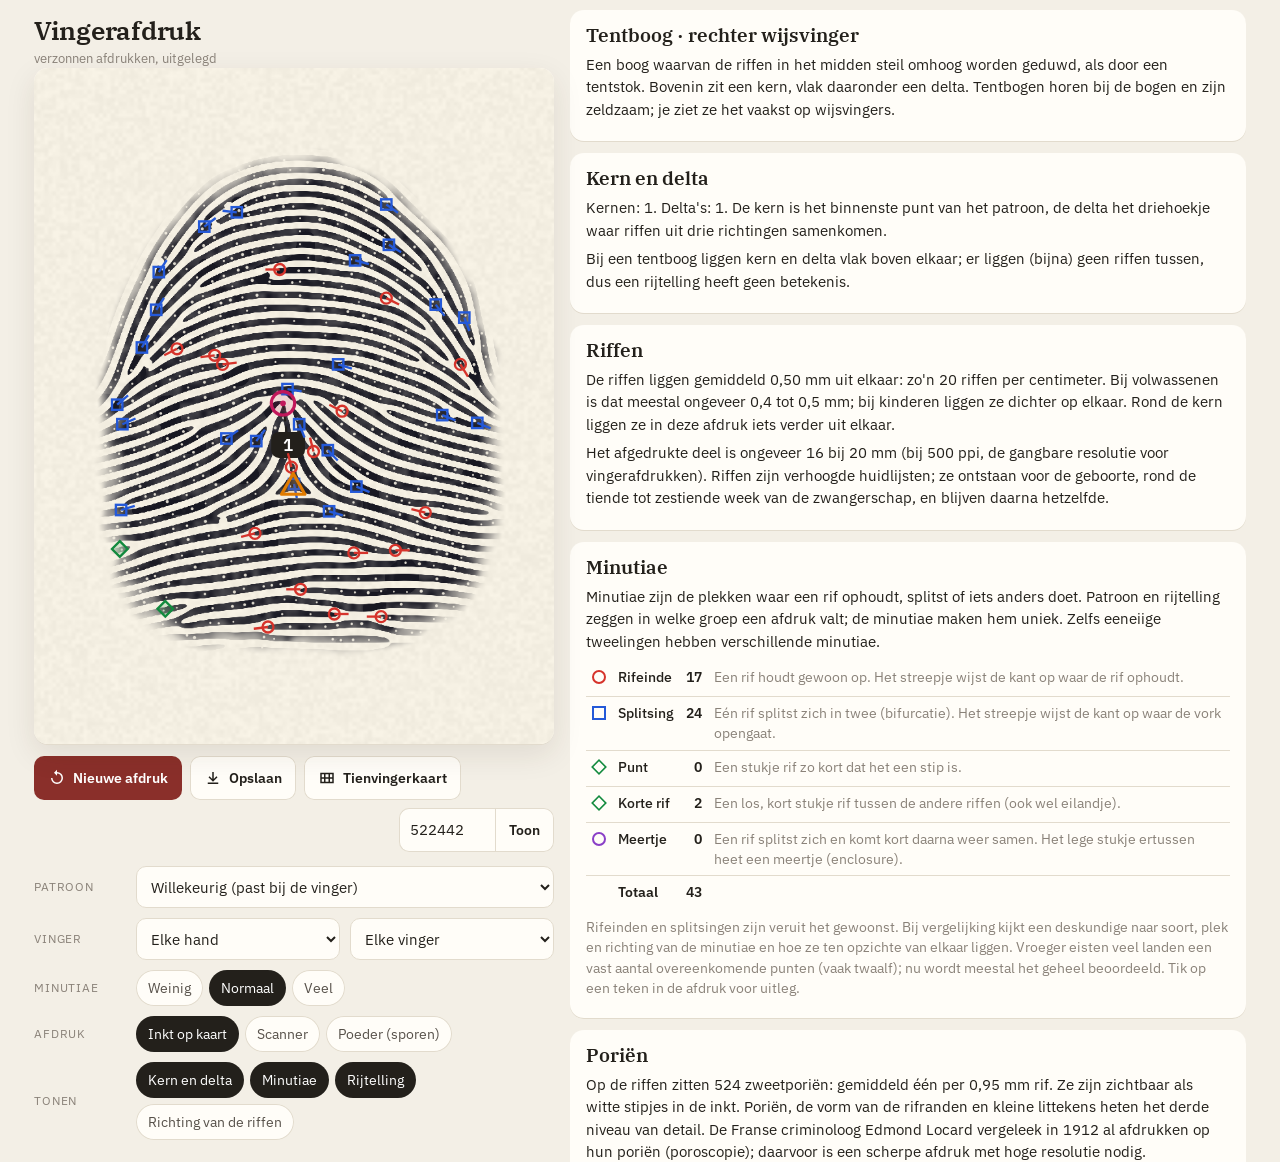
<file: index.html>
<!doctype html>
<html lang="nl">
<head>
<meta charset="utf-8">
<meta name="viewport" content="width=device-width, initial-scale=1, viewport-fit=cover">
<meta name="theme-color" content="#f3efe6">
<title>Vingerafdruk</title>
<link rel="preconnect" href="https://fonts.googleapis.com">
<link rel="stylesheet" href="https://fonts.googleapis.com/css2?family=IBM+Plex+Sans:wght@400;500;600&family=IBM+Plex+Serif:wght@500;600&display=swap">
<style>
:root {
  --bg: #f3efe6; --card: #fffdf8; --ink: #23201b; --ink-2: #57514a; --ink-3: #8a8279; --line: #e2dbcd; --accent: #8a2f2a; --accent-2: #b6463e;
  --font: "IBM Plex Sans", system-ui, sans-serif; --serif: "IBM Plex Serif", Georgia, serif;
}
* { box-sizing: border-box; -webkit-tap-highlight-color: transparent; }
html, body { margin: 0; background: var(--bg); color: var(--ink); font: 15px/1.5 var(--font); }
button, input, select { font: inherit; color: inherit; }
button { cursor: pointer; }
[hidden] { display: none !important; }
#app { max-width: 1240px; margin: 0 auto; padding: calc(10px + env(safe-area-inset-top, 0)) 14px calc(24px + env(safe-area-inset-bottom, 0)); display: grid; gap: 16px; }
@media (min-width: 900px) and (orientation: landscape) {
  #app { grid-template-columns: minmax(380px, 520px) 1fr; align-items: start; }
  #left { position: sticky; top: 12px; }
}
header { display: flex; align-items: baseline; justify-content: space-between; gap: 10px; }
h1 { font: 600 26px/1.1 var(--serif); margin: 4px 0; letter-spacing: -.01em; }
header .sub { color: var(--ink-3); font-size: 13px; }
#print { position: relative; aspect-ratio: 400 / 520; background: var(--card); border-radius: 14px; overflow: hidden; box-shadow: 0 1px 0 var(--line), 0 10px 30px rgb(60 40 20 / .10); }
#img canvas, #grow { position: absolute; inset: 0; width: 100%; height: 100%; display: block; }
#grow { z-index: 2; }
#print.growing #ov { opacity: 0; }
#ov { position: absolute; inset: 0; width: 100%; height: 100%; z-index: 3; transition: opacity .3s; }
.ov-veld line { stroke: #1f8a70; stroke-width: 1.3; stroke-linecap: round; opacity: .8; }
.m .hit { fill: transparent; stroke: none; cursor: pointer; }
.einde line, .einde circle { stroke: #d6332b; fill: none; stroke-width: 1.8; }
.splitsing line, .splitsing rect { stroke: #2459d8; fill: none; stroke-width: 1.8; }
.eiland path { stroke: #128a3e; fill: rgb(18 138 62 / .15); stroke-width: 1.8; }
.meer ellipse { stroke: #8a3fc7; fill: none; stroke-width: 1.8; }
.kern circle { stroke: #c2185b; fill: rgb(194 24 91 / .12); stroke-width: 2.4; }
.kern .dot { fill: #c2185b; stroke: none; }
.delta path { stroke: #e07b00; fill: rgb(224 123 0 / .15); stroke-width: 2.4; stroke-linejoin: round; }
.ov-tel line { stroke: #23201b; stroke-width: 1.6; stroke-dasharray: 5 4; }
.ov-tel rect { fill: #23201b; }
.ov-tel text { fill: #fff; font: 600 13px var(--font); text-anchor: middle; }
#status { position: absolute; left: 12px; bottom: 10px; z-index: 4; font-size: 13px; color: var(--ink-2); background: rgb(255 253 248 / .85); padding: 2px 8px; border-radius: 6px; }
#status:empty { display: none; }
#tip { position: absolute; left: 10px; right: 10px; bottom: 10px; z-index: 5; background: var(--card); border-radius: 12px; padding: 10px 12px; box-shadow: 0 8px 30px rgb(0 0 0 / .18); font-size: 14px; }
#tip b { font-family: var(--serif); font-size: 16px; }
#tip p { margin: 4px 0 0; }
.actions { display: flex; gap: 8px; flex-wrap: wrap; margin-top: 12px; }
.btn { border: 0; border-radius: 10px; padding: 10px 14px; min-height: 44px; background: var(--card); box-shadow: inset 0 0 0 1px var(--line); font-weight: 600; font-size: 14px; display: inline-flex; align-items: center; gap: 7px; }
.btn svg { width: 18px; height: 18px; fill: currentColor; }
.btn.main { background: var(--accent); color: #fff; box-shadow: none; }
.btn:disabled { opacity: .5; }
.seedbox { display: inline-flex; align-items: center; gap: 0; margin-left: auto; }
.seedbox input { width: 96px; padding: 9px 10px; border: 1px solid var(--line); border-right: 0; border-radius: 10px 0 0 10px; background: var(--card); font-variant-numeric: tabular-nums; min-height: 44px; }
.seedbox button { border-radius: 0 10px 10px 0; }
.controls { display: grid; gap: 10px; margin-top: 14px; }
.row { display: flex; align-items: center; gap: 10px; flex-wrap: wrap; }
.row > label { font-size: 12px; text-transform: uppercase; letter-spacing: .07em; color: var(--ink-3); width: 92px; flex: none; }
select { flex: 1; min-width: 0; padding: 9px 10px; border: 1px solid var(--line); border-radius: 10px; background: var(--card); min-height: 42px; }
.chips { display: flex; gap: 6px; flex-wrap: wrap; flex: 1; }
.chips button { border: 0; background: var(--card); box-shadow: inset 0 0 0 1px var(--line); border-radius: 999px; padding: 7px 12px; min-height: 36px; font-size: 13.5px; color: var(--ink-2); }
.chips button.on { background: var(--ink); color: #fff; box-shadow: none; }
.card { background: var(--card); border-radius: 14px; padding: 14px 16px; box-shadow: 0 1px 0 var(--line); margin-bottom: 12px; }
.card h2 { font: 600 19px/1.25 var(--serif); margin: 0 0 6px; }
.card p { margin: 6px 0; }
.mut { color: var(--ink-3); font-size: 13.5px; }
table.mt { width: 100%; border-collapse: collapse; margin: 8px 0; font-size: 14px; }
.mt td { padding: 6px 6px; border-bottom: 1px solid var(--line); vertical-align: top; }
.mt td:nth-child(3) { font-weight: 600; text-align: right; font-variant-numeric: tabular-nums; }
.mt td:nth-child(2) { white-space: nowrap; font-weight: 500; }
.mt .tot td { border-bottom: 0; font-weight: 600; }
@media (max-width: 520px) { .mt td:nth-child(4) { display: none; } }
.sym { display: inline-block; width: 14px; height: 14px; margin-top: 3px; }
.sym.einde { border: 2px solid #d6332b; border-radius: 50%; }
.sym.splitsing { border: 2px solid #2459d8; }
.sym.punt, .sym.korte-rif { border: 2px solid #128a3e; transform: rotate(45deg) scale(.8); }
.sym.meertje { border: 2px solid #8a3fc7; border-radius: 50%; }
dialog { border: 0; border-radius: 16px; padding: 16px; width: min(1100px, calc(100vw - 20px)); max-height: 92vh; background: var(--card); color: var(--ink); }
dialog::backdrop { background: rgb(30 20 10 / .5); }
dialog h3 { font: 600 20px var(--serif); margin: 0 0 10px; }
#toast { position: fixed; left: 50%; bottom: calc(20px + env(safe-area-inset-bottom, 0)); transform: translateX(-50%); background: var(--ink); color: #fff; padding: 10px 16px; border-radius: 10px; font-weight: 600; z-index: 50; }
</style>
</head>
<body>
<div id="app">
  <div id="left">
    <header><div><h1>Vingerafdruk</h1><div class="sub">verzonnen afdrukken, uitgelegd</div></div></header>
    <div id="print"><div id="img"></div><canvas id="grow" hidden></canvas><svg id="ov" xmlns="http://www.w3.org/2000/svg"></svg><div id="status"></div><div id="tip" hidden></div></div>
    <div class="actions">
      <button class="btn main" id="newBtn"><svg viewBox="0 0 24 24"><path d="M12 4V1L8 5l4 4V6a6 6 0 1 1-6 6H4a8 8 0 1 0 8-8z"/></svg>Nieuwe afdruk</button>
      <button class="btn" id="saveBtn"><svg viewBox="0 0 24 24"><path d="M11 4h2v9.2l3.6-3.6 1.4 1.4-6 6-6-6 1.4-1.4 3.6 3.6zM5 18h14v2H5z"/></svg>Opslaan</button>
      <button class="btn" id="cardBtn"><svg viewBox="0 0 24 24"><path d="M3 5h18v14H3zm2 2v4h3V7zm5 0v4h4V7zm6 0v4h3V7zM5 13v4h3v-4zm5 0v4h4v-4zm6 0v4h3v-4z"/></svg>Tienvingerkaart</button>
      <span class="seedbox"><input id="seed" inputmode="numeric" aria-label="Nummer"><button class="btn" id="seedGo">Toon</button></span>
    </div>
    <div class="controls">
      <div class="row"><label>Patroon</label><select id="patSel"></select></div>
      <div class="row"><label>Vinger</label><select id="handSel"></select><select id="fingerSel"></select></div>
      <div class="row"><label>Minutiae</label><div class="chips" id="minChips"></div></div>
      <div class="row"><label>Afdruk</label><div class="chips" id="styleChips"></div></div>
      <div class="row"><label>Tonen</label><div class="chips" id="ovChips"></div></div>
    </div>
  </div>
  <div id="explain"></div>
</div>
<dialog id="card"><h3>Tienvingerkaart</h3><div id="cardBody"></div><div class="actions" style="justify-content:flex-end"><button class="btn" id="cardClose">Sluiten</button><button class="btn main" id="cardSave">Opslaan</button></div></dialog>
<div id="toast" hidden></div>
<script>/* Vingerafdruk: the plan of a fingerprint before any ridge exists.
   Shape of the fingertip, the pattern class with its cores and deltas, the ridge orientation field (the zero-pole
   model of Sherlock and Monro, bent along the fingertip at the top) and the ridge spacing. */
"use strict";

const W = 400, H = 520;

// small seeded random generator (mulberry32), so a number always gives the same print
function rng(seed) {
  let a = seed >>> 0;
  const r = () => { a = (a + 0x6d2b79f5) >>> 0; let t = a; t = Math.imul(t ^ (t >>> 15), t | 1); t ^= t + Math.imul(t ^ (t >>> 7), t | 61); return ((t ^ (t >>> 14)) >>> 0) / 4294967296; };
  r.range = (lo, hi) => lo + (hi - lo) * r();
  r.int = (lo, hi) => Math.floor(lo + (hi - lo + 1) * r());
  r.pick = (arr) => arr[Math.floor(r() * arr.length)];
  r.gauss = () => { let u = 0, v = 0; while (!u) u = r(); while (!v) v = r(); return Math.sqrt(-2 * Math.log(u)) * Math.cos(2 * Math.PI * v); };
  return r;
}

// smooth value noise on a coarse grid, bicubic-ish (smoothstep) interpolation, values about -1..1
function noiseField(r, cell, w = W, h = H) {
  const gw = Math.ceil(w / cell) + 2, gh = Math.ceil(h / cell) + 2, g = new Float32Array(gw * gh);
  for (let i = 0; i < g.length; i++) g[i] = r() * 2 - 1;
  const s = (t) => t * t * (3 - 2 * t);
  return (x, y) => {
    const fx = x / cell, fy = y / cell, ix = Math.floor(fx), iy = Math.floor(fy), tx = s(fx - ix), ty = s(fy - iy);
    const at = (i, j) => g[Math.min(gh - 1, Math.max(0, j)) * gw + Math.min(gw - 1, Math.max(0, i))];
    const a = at(ix, iy) + (at(ix + 1, iy) - at(ix, iy)) * tx;
    const b = at(ix, iy + 1) + (at(ix + 1, iy + 1) - at(ix, iy + 1)) * tx;
    return a + (b - a) * ty;
  };
}

const PATTERNS = {
  boog: { name: "Boog", group: "boog" },
  tentboog: { name: "Tentboog", group: "boog" },
  lusL: { name: "Lus (opent naar links)", group: "lus" },
  lusR: { name: "Lus (opent naar rechts)", group: "lus" },
  krul: { name: "Krul", group: "krul" },
  dubbel: { name: "Dubbele lus", group: "krul" },
};
const FINGERS = ["duim", "wijsvinger", "middelvinger", "ringvinger", "pink"];
// rough chances per finger used by this app: [arch, tented arch, ulnar loop, radial loop, whorl, double loop]
const FINGER_ODDS = {
  duim: [0.03, 0.01, 0.5, 0.02, 0.34, 0.1],
  wijsvinger: [0.08, 0.07, 0.3, 0.17, 0.3, 0.08],
  middelvinger: [0.05, 0.02, 0.65, 0.02, 0.22, 0.04],
  ringvinger: [0.02, 0.01, 0.48, 0.01, 0.42, 0.06],
  pink: [0.01, 0.01, 0.82, 0.01, 0.13, 0.02],
};
// on the print of a right hand the little-finger side is on the right, so an ulnar loop opens to the right
const loopFor = (hand, kind) => ((hand === "rechts") === (kind === "ulnair") ? "lusR" : "lusL");
function pickPattern(r, hand, finger) {
  const odds = FINGER_ODDS[finger], keys = ["boog", "tentboog", "ulnair", "radiaal", "krul", "dubbel"];
  let x = r() * odds.reduce((a, b) => a + b, 0), k = 0;
  while (x > odds[k] && k < odds.length - 1) x -= odds[k++];
  const key = keys[k];
  return key === "ulnair" || key === "radiaal" ? { pattern: loopFor(hand, key), loopKind: key } : { pattern: key, loopKind: null };
}

/* Builds the plan. opts: { seed, pattern (or "auto"), hand, finger, minutiae: "weinig"|"normaal"|"veel" } */
function makePlan(opts) {
  const r = rng(opts.seed);
  const hand = opts.hand === "auto" ? r.pick(["links", "rechts"]) : opts.hand;
  const finger = opts.finger === "auto" ? r.pick(FINGERS) : opts.finger;
  let pattern = opts.pattern, loopKind = null;
  if (pattern === "auto") ({ pattern, loopKind } = pickPattern(r, hand, finger));
  else if (pattern === "ulnair" || pattern === "radiaal") { loopKind = pattern; pattern = loopFor(hand, loopKind); }
  else if (pattern === "lusL" || pattern === "lusR") loopKind = (pattern === "lusR") === (hand === "rechts") ? "ulnair" : "radiaal";

  // fingertip outline: rounder at the top, flatter towards the first joint
  const cx = W / 2 + r.range(-8, 8), cy = H * 0.53 + r.range(-6, 6);
  const shape = { cx, cy, a: r.range(150, 172), bt: r.range(212, 240), bb: r.range(175, 205), nt: r.range(2.0, 2.4), nb: r.range(2.8, 3.8) };
  const rad = (x, y) => { const dx = Math.abs(x - shape.cx) / shape.a, dy = y - shape.cy; const b = dy < 0 ? shape.bt : shape.bb, n = dy < 0 ? shape.nt : shape.nb; return Math.pow(Math.pow(dx, n) + Math.pow(Math.abs(dy) / b, n), 1 / n); };

  // singular points
  const cores = [], deltas = [];
  const P = (dx, dy) => ({ x: cx + dx, y: cy + dy });
  if (pattern === "tentboog") {
    const c = P(r.range(-15, 15), r.range(-25, 5));
    cores.push(c); deltas.push({ x: c.x + r.range(-8, 8), y: c.y + r.range(55, 80) });
  } else if (pattern === "lusL" || pattern === "lusR") {
    const s = pattern === "lusR" ? -1 : 1; // the delta lies on the side opposite to the opening
    const c = P(r.range(-18, 18) - s * 15, r.range(-45, -5));
    cores.push(c); deltas.push({ x: c.x + s * r.range(95, 135), y: c.y + r.range(85, 125) });
  } else if (pattern === "krul") {
    const c = P(r.range(-12, 12), r.range(-35, -10));
    cores.push(c, { x: c.x + r.range(-10, 10), y: c.y + r.range(16, 28) });
    deltas.push(P(-r.range(110, 135), r.range(75, 110)), P(r.range(110, 135), r.range(75, 110)));
  } else if (pattern === "dubbel") {
    const s = r() < 0.5 ? 1 : -1, c = P(r.range(-10, 10), r.range(-30, -10)), d = r.range(26, 36);
    cores.push({ x: c.x - s * d * 0.8, y: c.y - d * 0.6 }, { x: c.x + s * d * 0.8, y: c.y + d * 0.6 });
    deltas.push(P(-r.range(110, 135), r.range(80, 115)), P(r.range(110, 135), r.range(80, 115)));
  }

  // orientation field, stored as doubled-angle vectors (cos 2θ, sin 2θ)
  const n1 = noiseField(r, 90), n2 = noiseField(r, 140), n3 = noiseField(r, 70);
  const archA = r.range(55, 85), archW = r.range(95, 130), archY = cy + r.range(-10, 40);
  const cos2 = new Float32Array(W * H), sin2 = new Float32Array(W * H), period = new Float32Array(W * H), mask = new Float32Array(W * H);
  const P0 = r.range(8.4, 10.2);
  for (let y = 0; y < H; y++) for (let x = 0; x < W; x++) {
    const i = y * W + x;
    let th;
    if (!cores.length) {
      // plain arch: the flow lines are bumps y = c - A exp(-x²/w²), highest in the middle of the finger
      const dx = x - cx, A = archA * Math.exp(-Math.pow((y - archY) / 170, 2));
      th = Math.atan(2 * A * dx / (archW * archW) * Math.exp(-dx * dx / (archW * archW)));
    } else {
      th = 0;
      for (const c of cores) th += 0.5 * Math.atan2(y - c.y, x - c.x);
      for (const d of deltas) th -= 0.5 * Math.atan2(y - d.y, x - d.x);
    }
    th += 0.1 * n1(x, y) + 0.05 * n3(x, y);
    let c2 = Math.cos(2 * th), s2 = Math.sin(2 * th);
    // near the top and sides the ridges follow the round fingertip
    const dx = x - cx, dy = y - cy, rr = rad(x, y);
    const up = Math.min(1, Math.max(0, (-dy / shape.bt + 0.15) / 0.5));
    const wgt = up * Math.min(1, Math.max(0, (rr - 0.5) / 0.4));
    if (wgt > 0) {
      const b = shape.bt, ph = Math.atan2(-dx / (shape.a * shape.a), dy / (b * b));
      const tc = Math.cos(2 * ph), ts = Math.sin(2 * ph);
      c2 = c2 * (1 - wgt) + tc * wgt; s2 = s2 * (1 - wgt) + ts * wgt;
      const l = Math.hypot(c2, s2) || 1; c2 /= l; s2 /= l;
    }
    cos2[i] = c2; sin2[i] = s2;
    // ridge spacing: slightly wider around the core, a little variation everywhere
    let p = P0 + 0.7 * n2(x, y);
    for (const c of cores) p += 0.8 * Math.exp(-((x - c.x) ** 2 + (y - c.y) ** 2) / (2 * 70 * 70));
    period[i] = Math.max(6.5, Math.min(13, p));
    mask[i] = rr;
  }
  const dens = { weinig: 0.6, normaal: 1, veel: 1.8 }[opts.minutiae || "normaal"];
  return { seed: opts.seed, hand, finger, pattern, loopKind, shape, cores, deltas, cos2, sin2, period, rad: mask, P0, dens, r };
}
if (typeof module !== "undefined") module.exports = { W, H, rng, makePlan, PATTERNS, FINGERS, FINGER_ODDS };
</script>
<script>/* Vingerafdruk: growing the ridges.
   Start with a few random specks and filter them over and over with a Gabor filter that follows the local ridge
   direction and spacing (as in SFinGe, Cappelli, Maio and Maltoni). The specks grow into ridges; where two growing
   ridge systems meet out of step, ridge endings and bifurcations appear by themselves.
   Runs on the GPU with WebGL; a slower CPU version takes over when WebGL is missing. */
"use strict";

const Gabor = (() => {
  const ITER = 34;
  const VERT = "attribute vec2 p; void main() { gl_Position = vec4(p, 0.0, 1.0); }";
  const STEP = `precision highp float;
uniform sampler2D state, field;
uniform vec2 size;
uniform float gain;
void main() {
  vec2 px = gl_FragCoord.xy;
  vec4 f = texture2D(field, px / size);
  float th = 0.5 * atan(f.g * 2.0 - 1.0, f.r * 2.0 - 1.0);
  float P = 4.0 + f.b * 16.0;
  vec2 t = vec2(cos(th), sin(th)), n = vec2(-t.y, t.x);
  float sn = P * 0.40, st = P * 0.55;
  float acc = 0.0, wsum = 0.0;
  for (int j = -6; j <= 6; j++) for (int i = -6; i <= 6; i++) {
    vec2 d = vec2(float(i), float(j));
    float a = dot(d, n), b = dot(d, t);
    float g = exp(-a * a / (2.0 * sn * sn) - b * b / (2.0 * st * st)) * cos(6.2831853 * a / P);
    acc += g * (texture2D(state, (px + d) / size).r * 2.0 - 1.0);
    wsum += abs(g);
  }
  float v = clamp(acc / wsum * gain, -1.0, 1.0);
  gl_FragColor = vec4(v * 0.5 + 0.5, 0.0, 0.0, 1.0);
}`;
  // shows the growing state while the GPU works (flipped, because GL rows run bottom-up)
  const SHOW = `precision mediump float;
uniform sampler2D state; uniform vec2 size;
void main() { vec2 uv = vec2(gl_FragCoord.x / size.x, 1.0 - gl_FragCoord.y / size.y); float v = texture2D(state, uv).r; gl_FragColor = vec4(vec3(1.0 - smoothstep(0.45, 0.7, v) * 0.85), 1.0); }`;

  let gl = null, progs = null, buf = null, cv = null;
  function initGL(canvas) {
    if (gl) return gl;
    cv = canvas;
    gl = canvas.getContext("webgl", { preserveDrawingBuffer: true, antialias: false }) || canvas.getContext("experimental-webgl");
    if (!gl) return null;
    const prog = (fs) => {
      const sh = (type, src) => { const s = gl.createShader(type); gl.shaderSource(s, src); gl.compileShader(s); if (!gl.getShaderParameter(s, gl.COMPILE_STATUS)) throw new Error(gl.getShaderInfoLog(s)); return s; };
      const p = gl.createProgram(); gl.attachShader(p, sh(gl.VERTEX_SHADER, VERT)); gl.attachShader(p, sh(gl.FRAGMENT_SHADER, fs)); gl.linkProgram(p);
      if (!gl.getProgramParameter(p, gl.LINK_STATUS)) throw new Error(gl.getProgramInfoLog(p));
      return p;
    };
    try {
      // some phones only offer mediump; then fall back to the CPU
      const hp = gl.getShaderPrecisionFormat(gl.FRAGMENT_SHADER, gl.HIGH_FLOAT);
      if (!hp || hp.precision < 16) throw new Error("geen highp");
      progs = { step: prog(STEP), show: prog(SHOW) };
    } catch (e) { gl = null; return null; }
    buf = gl.createBuffer();
    gl.bindBuffer(gl.ARRAY_BUFFER, buf);
    gl.bufferData(gl.ARRAY_BUFFER, new Float32Array([-1, -1, 1, -1, -1, 1, 1, 1]), gl.STATIC_DRAW);
    return gl;
  }
  function tex(w, h, data) {
    const t = gl.createTexture();
    gl.bindTexture(gl.TEXTURE_2D, t);
    gl.texParameteri(gl.TEXTURE_2D, gl.TEXTURE_MIN_FILTER, gl.NEAREST);
    gl.texParameteri(gl.TEXTURE_2D, gl.TEXTURE_MAG_FILTER, gl.NEAREST);
    gl.texParameteri(gl.TEXTURE_2D, gl.TEXTURE_WRAP_S, gl.CLAMP_TO_EDGE);
    gl.texParameteri(gl.TEXTURE_2D, gl.TEXTURE_WRAP_T, gl.CLAMP_TO_EDGE);
    gl.texImage2D(gl.TEXTURE_2D, 0, gl.RGBA, w, h, 0, gl.RGBA, gl.UNSIGNED_BYTE, data);
    return t;
  }
  function draw(p) {
    const loc = gl.getAttribLocation(p, "p");
    gl.bindBuffer(gl.ARRAY_BUFFER, buf); gl.enableVertexAttribArray(loc); gl.vertexAttribPointer(loc, 2, gl.FLOAT, false, 0, 0);
    gl.drawArrays(gl.TRIANGLE_STRIP, 0, 4);
  }

  // the starting specks
  function seeds(plan) {
    const r = plan.r, out = new Float32Array(W * H);
    const n = Math.round(plan.dens * W * H / 1500);
    for (let k = 0; k < n; k++) {
      const x = r.int(4, W - 5), y = r.int(4, H - 5), v = r() < 0.5 ? -1 : 1;
      for (let j = -1; j <= 1; j++) for (let i = -1; i <= 1; i++) out[(y + j) * W + x + i] = v;
    }
    for (let i = 0; i < out.length; i++) out[i] += (r() - 0.5) * 0.04 * plan.dens;
    return out;
  }

  // grows the ridges; onStep(k, total) is called as it goes. Returns Float32Array of -1..1 (ridge > 0)
  async function grow(plan, canvas, onStep) {
    const init = seeds(plan);
    if (canvas && initGL(canvas)) return growGPU(plan, init, onStep);
    return growCPU(plan, init, onStep);
  }
  async function growGPU(plan, init, onStep) {
    cv.width = W; cv.height = H;
    const fieldData = new Uint8Array(W * H * 4), st = new Uint8Array(W * H * 4);
    for (let i = 0; i < W * H; i++) {
      fieldData[i * 4] = Math.round((plan.cos2[i] + 1) * 127.5);
      fieldData[i * 4 + 1] = Math.round((plan.sin2[i] + 1) * 127.5);
      fieldData[i * 4 + 2] = Math.round(Math.max(0, Math.min(1, (plan.period[i] - 4) / 16)) * 255);
      fieldData[i * 4 + 3] = 255;
      st[i * 4] = Math.round((Math.max(-1, Math.min(1, init[i])) + 1) * 127.5); st[i * 4 + 3] = 255;
    }
    const field = tex(W, H, fieldData);
    const t = [tex(W, H, st), tex(W, H, null)];
    const fb = gl.createFramebuffer();
    gl.viewport(0, 0, W, H);
    for (let k = 0; k < ITER; k++) {
      gl.bindFramebuffer(gl.FRAMEBUFFER, fb);
      gl.framebufferTexture2D(gl.FRAMEBUFFER, gl.COLOR_ATTACHMENT0, gl.TEXTURE_2D, t[1], 0);
      gl.useProgram(progs.step);
      gl.activeTexture(gl.TEXTURE0); gl.bindTexture(gl.TEXTURE_2D, t[0]);
      gl.activeTexture(gl.TEXTURE1); gl.bindTexture(gl.TEXTURE_2D, field);
      gl.uniform1i(gl.getUniformLocation(progs.step, "state"), 0);
      gl.uniform1i(gl.getUniformLocation(progs.step, "field"), 1);
      gl.uniform2f(gl.getUniformLocation(progs.step, "size"), W, H);
      gl.uniform1f(gl.getUniformLocation(progs.step, "gain"), k < 4 ? 6 : 3.2);
      draw(progs.step);
      t.reverse();
      if (k % 2 === 1 || k === ITER - 1) {
        gl.bindFramebuffer(gl.FRAMEBUFFER, null);
        gl.useProgram(progs.show);
        gl.activeTexture(gl.TEXTURE0); gl.bindTexture(gl.TEXTURE_2D, t[0]);
        gl.uniform1i(gl.getUniformLocation(progs.show, "state"), 0);
        gl.uniform2f(gl.getUniformLocation(progs.show, "size"), W, H);
        draw(progs.show);
        if (onStep) onStep(k + 1, ITER);
        await new Promise((r) => requestAnimationFrame(r));
      }
    }
    gl.bindFramebuffer(gl.FRAMEBUFFER, fb);
    gl.framebufferTexture2D(gl.FRAMEBUFFER, gl.COLOR_ATTACHMENT0, gl.TEXTURE_2D, t[0], 0);
    const px = new Uint8Array(W * H * 4);
    gl.readPixels(0, 0, W, H, gl.RGBA, gl.UNSIGNED_BYTE, px);
    gl.bindFramebuffer(gl.FRAMEBUFFER, null);
    gl.deleteTexture(field); gl.deleteTexture(t[0]); gl.deleteTexture(t[1]); gl.deleteFramebuffer(fb);
    const out = new Float32Array(W * H);
    for (let i = 0; i < W * H; i++) out[i] = px[i * 4] / 127.5 - 1;
    return out;
  }

  // CPU: kernels for 24 directions and 9 spacings, made once
  let kernels = null;
  const NA = 24, PERIODS = [6.5, 7.3, 8.1, 8.9, 9.7, 10.5, 11.3, 12.1, 13], KR = 5;
  function makeKernels() {
    kernels = [];
    for (let a = 0; a < NA; a++) for (const P of PERIODS) {
      const th = (a / NA) * Math.PI, t = [Math.cos(th), Math.sin(th)], n = [-t[1], t[0]];
      const sn = P * 0.4, st = P * 0.55, k = new Float32Array((2 * KR + 1) ** 2);
      let s = 0;
      for (let j = -KR; j <= KR; j++) for (let i = -KR; i <= KR; i++) {
        const A = i * n[0] + j * n[1], B = i * t[0] + j * t[1];
        const g = Math.exp(-A * A / (2 * sn * sn) - B * B / (2 * st * st)) * Math.cos(2 * Math.PI * A / P);
        k[(j + KR) * (2 * KR + 1) + i + KR] = g; s += Math.abs(g);
      }
      for (let q = 0; q < k.length; q++) k[q] /= s;
      kernels.push(k);
    }
  }
  async function growCPU(plan, init, onStep) {
    if (!kernels) makeKernels();
    const idx = new Uint16Array(W * H);
    for (let i = 0; i < W * H; i++) {
      let th = 0.5 * Math.atan2(plan.sin2[i], plan.cos2[i]); if (th < 0) th += Math.PI;
      const a = Math.round(th / Math.PI * NA) % NA;
      let p = 0, best = 99; PERIODS.forEach((v, k) => { const d = Math.abs(v - plan.period[i]); if (d < best) { best = d; p = k; } });
      idx[i] = a * PERIODS.length + p;
    }
    let a = Float32Array.from(init), b = new Float32Array(W * H);
    const S = 2 * KR + 1, iters = 26;
    for (let k = 0; k < iters; k++) {
      const gain = k < 4 ? 6 : 3.2;
      for (let y = 0; y < H; y++) for (let x = 0; x < W; x++) {
        const ker = kernels[idx[y * W + x]];
        let acc = 0;
        for (let j = -KR; j <= KR; j++) {
          const yy = Math.min(H - 1, Math.max(0, y + j)) * W, kr = (j + KR) * S + KR;
          for (let i = -KR; i <= KR; i++) acc += ker[kr + i] * a[yy + Math.min(W - 1, Math.max(0, x + i))];
        }
        const v = acc * gain;
        b[y * W + x] = v > 1 ? 1 : v < -1 ? -1 : v;
      }
      [a, b] = [b, a];
      if (onStep) onStep(k + 1, iters, a);
      await new Promise((r) => setTimeout(r, 0));
    }
    return a;
  }
  return { grow, get gpu() { return !!gl; } };
})();
</script>
<script>/* Vingerafdruk: reading the finished print like an examiner would.
   Thins the ridges to one-pixel lines (Zhang-Suen), finds minutiae with the crossing number (1 = ridge ending,
   3 = bifurcation), removes the usual false ones (spurs, bridges, broken ridges), recognises dots, short ridges and
   enclosures, counts the ridges between core and delta, and places sweat pores along the ridges. */
"use strict";

function analyze(plan, v) {
  const N = W * H, inside = new Uint8Array(N), bin = new Uint8Array(N);
  for (let i = 0; i < N; i++) { inside[i] = plan.rad[i] < 0.97 ? 1 : 0; bin[i] = inside[i] && v[i] > 0 ? 1 : 0; }
  // distance (in pixels, roughly) from the edge of the print, to ignore minutiae made by the cut-off border
  const edge = new Float32Array(N);
  for (let i = 0; i < N; i++) { const r = plan.rad[i]; edge[i] = (1 - r) * 160; }

  /* ---------- thinning ---------- */
  const sk = bin.slice();
  const at = (a, x, y) => (x < 0 || y < 0 || x >= W || y >= H ? 0 : a[y * W + x]);
  let changed = true, guard = 0;
  const del = [];
  while (changed && guard++ < 40) {
    changed = false;
    for (let pass = 0; pass < 2; pass++) {
      del.length = 0;
      for (let y = 1; y < H - 1; y++) for (let x = 1; x < W - 1; x++) {
        const i = y * W + x;
        if (!sk[i]) continue;
        const p2 = sk[i - W], p3 = sk[i - W + 1], p4 = sk[i + 1], p5 = sk[i + W + 1], p6 = sk[i + W], p7 = sk[i + W - 1], p8 = sk[i - 1], p9 = sk[i - W - 1];
        const B = p2 + p3 + p4 + p5 + p6 + p7 + p8 + p9;
        if (B < 2 || B > 6) continue;
        const A = (!p2 && p3) + (!p3 && p4) + (!p4 && p5) + (!p5 && p6) + (!p6 && p7) + (!p7 && p8) + (!p8 && p9) + (!p9 && p2);
        if (A !== 1) continue;
        if (pass === 0 ? (p2 * p4 * p6 || p4 * p6 * p8) : (p2 * p4 * p8 || p2 * p6 * p8)) continue;
        del.push(i);
      }
      if (del.length) { changed = true; for (const i of del) sk[i] = 0; }
    }
  }

  /* ---------- crossing number ---------- */
  const NB = [[0, -1], [1, -1], [1, 0], [1, 1], [0, 1], [-1, 1], [-1, 0], [-1, -1]];
  const cn = (x, y) => { let c = 0; for (let k = 0; k < 8; k++) { const a = at(sk, x + NB[k][0], y + NB[k][1]), b = at(sk, x + NB[(k + 1) % 8][0], y + NB[(k + 1) % 8][1]); if (!a && b) c++; } return c; };
  const nbrs = (x, y) => { const o = []; for (const [dx, dy] of NB) if (at(sk, x + dx, y + dy)) o.push([x + dx, y + dy]); return o; };
  let raw = [];
  const dots = [];
  for (let y = 1; y < H - 1; y++) for (let x = 1; x < W - 1; x++) {
    const i = y * W + x;
    if (!sk[i]) continue;
    const c = cn(x, y);
    if (c === 1 || c === 3) raw.push({ x, y, type: c === 1 ? "einde" : "splitsing", edge: edge[i] });
    else if (c === 0 && edge[i] > 14 && !nbrs(x, y).length) dots.push({ x, y, type: "punt", len: 1 });
  }
  // follows the skeleton from (x,y) for up to n steps; returns the path
  function trace(x, y, n, avoid) {
    const path = [[x, y]], seen = new Set([y * W + x]);
    if (avoid) for (const a of avoid) seen.add(a);
    let cx = x, cy = y;
    for (let s = 0; s < n; s++) {
      const next = nbrs(cx, cy).filter(([a, b]) => !seen.has(b * W + a));
      if (next.length !== 1) { path.stop = next.length ? "splitsing" : "einde"; break; }
      [cx, cy] = next[0]; seen.add(cy * W + cx); path.push([cx, cy]);
    }
    return path;
  }
  const key = (m) => m.y * W + m.x;
  const byKey = new Map(raw.map((m) => [key(m), m]));
  const drop = new Set();
  const P = plan.P0;
  // spurs: an ending that reaches a bifurcation within a short distance
  for (const m of raw) if (m.type === "einde") {
    const p = trace(m.x, m.y, Math.round(P * 0.9));
    const end = p[p.length - 1];
    if (p.stop === "splitsing" || cn(end[0], end[1]) === 3) {
      drop.add(key(m));
      for (const [dx, dy] of [[0, 0], ...NB]) { const k = (end[1] + dy) * W + end[0] + dx; if (byKey.has(k) && byKey.get(k).type === "splitsing") drop.add(k); }
    }
  }
  // bridges and skeleton knots: bifurcations that sit almost on top of each other
  const bif = raw.filter((m) => m.type === "splitsing");
  for (let i = 0; i < bif.length; i++) for (let j = i + 1; j < bif.length; j++) if (Math.hypot(bif[i].x - bif[j].x, bif[i].y - bif[j].y) < P * 0.45) { drop.add(key(bif[i])); drop.add(key(bif[j])); }
  // short pieces of ridge: dots and short ridges (both ends within a short trace)
  const islands = dots.slice();
  const seenIsland = new Set();
  for (const m of raw) if (m.type === "einde" && !drop.has(key(m)) && !seenIsland.has(key(m))) {
    const p = trace(m.x, m.y, Math.round(P * 3.2));
    if (p.stop === "einde") {
      const e = p[p.length - 1], k2 = e[1] * W + e[0];
      seenIsland.add(key(m)); seenIsland.add(k2);
      drop.add(key(m)); drop.add(k2);
      const len = p.length, mid = p[Math.floor(len / 2)];
      if (m.edge > P * 1.5) islands.push({ x: mid[0], y: mid[1], type: len < P * 0.9 ? "punt" : "korte rif", len, path: p });
    }
  }
  let minutiae = raw.filter((m) => !drop.has(key(m)) && m.edge > P * 1.6);
  // ridge breaks: two endings facing each other a short distance apart are one interrupted ridge, not two endings
  const ends = minutiae.filter((m) => m.type === "einde");
  const brk = new Set();
  for (let i = 0; i < ends.length; i++) for (let j = i + 1; j < ends.length; j++) if (Math.hypot(ends[i].x - ends[j].x, ends[i].y - ends[j].y) < P * 0.55) { brk.add(ends[i]); brk.add(ends[j]); }
  minutiae = minutiae.filter((m) => !brk.has(m));
  // direction: along the ridge, pointing away from the ridge for endings
  for (const m of minutiae) {
    let th = 0.5 * Math.atan2(plan.sin2[key(m)], plan.cos2[key(m)]);
    if (m.type === "einde") {
      const p = trace(m.x, m.y, 8), e = p[p.length - 1];
      if (p.length > 3) th = Math.atan2(m.y - e[1], m.x - e[0]);
    } else {
      // the direction in which the fork opens
      const branches = nbrs(m.x, m.y).map(([a, b]) => trace(a, b, 8, [key(m)])).filter((p) => p.length > 3).map((p) => { const e = p[p.length - 1]; return Math.atan2(e[1] - m.y, e[0] - m.x); });
      if (branches.length >= 2) {
        // the stem is the branch most opposite the other two; the fork opens away from the stem
        let best = 0, bs = -9;
        branches.forEach((a, k) => { let s = 0; branches.forEach((b, l) => { if (l !== k) s -= Math.cos(a - b); }); if (s > bs) { bs = s; best = k; } });
        th = branches[best] + Math.PI;
      }
    }
    m.angle = th;
  }
  // enclosures (lakes): small valleys completely surrounded by ridge
  const lakes = [];
  const lab = new Int32Array(N);
  let id = 0;
  for (let i = 0; i < N; i++) {
    if (!inside[i] || bin[i] || lab[i]) continue;
    id++;
    const st = [i]; lab[i] = id;
    let n = 0, sx = 0, sy = 0, open = false;
    while (st.length) {
      const k = st.pop(), x = k % W, y = (k - x) / W;
      n++; sx += x; sy += y;
      if (edge[k] < P * 1.2) open = true;
      for (const [dx, dy] of [[1, 0], [-1, 0], [0, 1], [0, -1]]) {
        const xx = x + dx, yy = y + dy;
        if (xx < 0 || yy < 0 || xx >= W || yy >= H) { open = true; continue; }
        const q = yy * W + xx;
        if (!inside[q]) { open = true; continue; }
        if (!bin[q] && !lab[q]) { lab[q] = id; st.push(q); }
      }
      if (n > 4000) open = true;
    }
    if (!open && n < P * P * 3.5 && n > 6) lakes.push({ x: sx / n, y: sy / n, type: "meertje", area: n });
  }
  // a lake leaves two bifurcations on the skeleton; leave those out so they are not counted twice
  for (const l of lakes) minutiae = minutiae.filter((m) => !(m.type === "splitsing" && Math.hypot(m.x - l.x, m.y - l.y) < P * 1.1));

  /* ---------- ridge count between core and delta (Galton) ---------- */
  const counts = [];
  for (const c of plan.cores) for (const d of plan.deltas) {
    const n = Math.ceil(Math.hypot(d.x - c.x, d.y - c.y));
    let cnt = 0, prev = null, run = 0;
    for (let s = 0; s <= n; s++) {
      const x = Math.round(c.x + (d.x - c.x) * s / n), y = Math.round(c.y + (d.y - c.y) * s / n);
      const b = at(bin, x, y);
      if (b === prev) run++; else { if (prev === 1 && run >= 2 && s > 3) cnt++; prev = b; run = 1; }
    }
    counts.push({ core: c, delta: d, count: Math.max(0, cnt - 1) });
  }
  // for loops only one count matters: the nearest core to the delta
  const ridgeCounts = plan.pattern === "krul" || plan.pattern === "dubbel" ? counts.filter((c, k, all) => all.filter((o) => o.delta === c.delta).every((o) => Math.hypot(o.core.x - o.delta.x, o.core.y - o.delta.y) >= Math.hypot(c.core.x - c.delta.x, c.core.y - c.delta.y))) : counts;

  /* ---------- sweat pores along the ridges ---------- */
  const pores = [];
  const r = rng(plan.seed ^ 0x5bd1e995);
  let skLen = 0;
  for (let y = 2; y < H - 2; y += 1) for (let x = 2; x < W - 2; x++) {
    const i = y * W + x;
    if (!sk[i] || edge[i] < 6) continue;
    skLen++;
    if (r() < 1 / 13) pores.push({ x: x + (r() - 0.5) * 0.8, y: y + (r() - 0.5) * 0.8, s: 0.7 + r() * 0.6 });
  }
  // thin out pores that crowd together
  const kept = [];
  const grid = new Map();
  for (const p of pores) {
    const gx = Math.floor(p.x / 6), gy = Math.floor(p.y / 6);
    let ok = true;
    for (let j = -1; j <= 1 && ok; j++) for (let i = -1; i <= 1 && ok; i++) for (const q of grid.get((gx + i) + "," + (gy + j)) || []) if (Math.hypot(q.x - p.x, q.y - p.y) < 6) { ok = false; break; }
    if (ok) { kept.push(p); const k = gx + "," + gy; if (!grid.has(k)) grid.set(k, []); grid.get(k).push(p); }
  }

  // ridge spacing measured on the finished print: ridges crossed per unit length along many short lines
  let area = 0; for (let i = 0; i < N; i++) area += inside[i];
  const ridgeArea = bin.reduce((a, b) => a + b, 0);
  return { bin, sk, minutiae, islands, lakes, ridgeCounts, pores: kept, skLen, area, ridgeArea };
}
</script>
<script>/* Vingerafdruk: making the ridges look like a real print (ink on a card, a live scanner, or dusted powder)
   and drawing the overlays that explain it. Rendered at twice the working size for smooth ridge edges. */
"use strict";

const STYLES = {
  inkt: { name: "Inkt op kaart" },
  scanner: { name: "Scanner" },
  poeder: { name: "Poeder (sporen)" },
};

function paint(plan, v, an, style, scale = 2) {
  const OW = W * scale, OH = H * scale;
  const cv = document.createElement("canvas");
  cv.width = OW; cv.height = OH;
  const ctx = cv.getContext("2d");
  const img = ctx.createImageData(OW, OH), d = img.data;
  const r = rng(plan.seed * 7 + 3);
  const nPress = noiseFieldR(r, 70), nEdge = noiseFieldR(r, 22), nInk = noiseFieldR(r, 5), nBlot = noiseFieldR(r, 26), nPaper = noiseFieldR(r, 3);
  const bil = (a, x, y) => {
    const x0 = Math.max(0, Math.min(W - 2, Math.floor(x))), y0 = Math.max(0, Math.min(H - 2, Math.floor(y))), tx = Math.min(1, Math.max(0, x - x0)), ty = Math.min(1, Math.max(0, y - y0)), i = y0 * W + x0;
    return (a[i] * (1 - tx) + a[i + 1] * tx) * (1 - ty) + (a[i + W] * (1 - tx) + a[i + W + 1] * tx) * ty;
  };
  const ss = (e0, e1, x) => { const t = Math.min(1, Math.max(0, (x - e0) / (e1 - e0))); return t * t * (3 - 2 * t); };
  // pores as a small stamp map
  const poreMap = new Float32Array(OW * OH);
  for (const p of an.pores) {
    const px = p.x * scale + scale / 2, py = p.y * scale + scale / 2, rad = (style === "scanner" ? 1.0 : 1.25) * p.s * scale * 0.75;
    for (let y = Math.floor(py - rad - 1); y <= py + rad + 1; y++) for (let x = Math.floor(px - rad - 1); x <= px + rad + 1; x++) {
      if (x < 0 || y < 0 || x >= OW || y >= OH) continue;
      const k = 1 - ss(rad - 0.7, rad + 0.7, Math.hypot(x - px, y - py));
      if (k > poreMap[y * OW + x]) poreMap[y * OW + x] = k;
    }
  }
  for (let y = 0; y < OH; y++) for (let x = 0; x < OW; x++) {
    const sx = (x + 0.5) / scale - 0.5, sy = (y + 0.5) / scale - 0.5;
    const val = bil(v, sx, sy), rr = bil(plan.rad, sx, sy);
    // pressure: firm in the middle, lighter towards the edge, with patches
    const press = 0.6 + 0.32 * (1 - Math.pow(Math.min(1, rr), 3)) + 0.2 * nPress(sx, sy);
    const thr = 0.22 - 0.6 * (press - 0.6);
    let cov = ss(thr - 0.2, thr + 0.2, val);
    const e = ss(1.0 + 0.03 * nEdge(sx, sy), 0.86 + 0.05 * nEdge(sx * 1.7, sy * 1.7), rr);
    cov *= e * (1 - poreMap[y * OW + x] * 0.9);
    let R, G, B;
    if (style === "scanner") {
      const k = Math.pow(cov, 0.9) * (0.9 + 0.1 * press);
      R = G = B = 250 - 232 * k;
    } else if (style === "poeder") {
      const grain = 0.55 + 0.45 * (nInk(sx * 3.1, sy * 3.1) * 0.5 + 0.5);
      const smear = 0.75 + 0.25 * nBlot(sx, sy);
      const k = cov * grain * smear;
      const bg = 34 + 6 * nPaper(sx, sy);
      const speck = nInk(sx * 5.3 + 99, sy * 5.3) > 0.82 ? 0.25 * e : 0;
      R = bg + (226 - bg) * Math.min(1, k + speck); G = bg + 2 + (220 - bg) * Math.min(1, k + speck); B = bg + 8 + (204 - bg) * Math.min(1, k + speck);
    } else {
      const ink = 0.78 + 0.22 * (nInk(sx, sy) * 0.5 + 0.5);
      const blot = nBlot(sx, sy) > 0.55 ? 0.15 : 0;
      const k = Math.min(1, cov * ink + blot * cov);
      const pr = 244 + 5 * nPaper(sx, sy), pg = 239 + 5 * nPaper(sx, sy), pb = 226 + 5 * nPaper(sx, sy);
      R = pr + (24 - pr) * k; G = pg + (24 - pg) * k; B = pb + (34 - pb) * k;
    }
    const o = (y * OW + x) * 4;
    d[o] = R; d[o + 1] = G; d[o + 2] = B; d[o + 3] = 255;
  }
  ctx.putImageData(img, 0, 0);
  if (style !== "scanner") { ctx.filter = "blur(0.6px)"; ctx.drawImage(cv, 0, 0); ctx.filter = "none"; }
  return cv;
}
function noiseFieldR(r, cell) {
  const gw = Math.ceil(W / cell) * 6 + 4, gh = Math.ceil(H / cell) * 6 + 4, g = new Float32Array(gw * gh);
  for (let i = 0; i < g.length; i++) g[i] = r() * 2 - 1;
  const s = (t) => t * t * (3 - 2 * t);
  return (x, y) => {
    const fx = Math.abs(x) / cell, fy = Math.abs(y) / cell, ix = Math.floor(fx), iy = Math.floor(fy), tx = s(fx - ix), ty = s(fy - iy);
    const at = (i, j) => g[(j % gh) * gw + (i % gw)];
    const a = at(ix, iy) + (at(ix + 1, iy) - at(ix, iy)) * tx, b = at(ix, iy + 1) + (at(ix + 1, iy + 1) - at(ix, iy + 1)) * tx;
    return a + (b - a) * ty;
  };
}

/* ---------- overlays (SVG in print coordinates) ---------- */
const NS = "http://www.w3.org/2000/svg";
const svgEl = (tag, attrs) => { const e = document.createElementNS(NS, tag); for (const [k, v] of Object.entries(attrs)) e.setAttribute(k, v); return e; };
function overlays(svg, plan, an, show) {
  svg.replaceChildren();
  svg.setAttribute("viewBox", `0 0 ${W} ${H}`);
  if (show.veld) {
    const g = svgEl("g", { class: "ov-veld" });
    for (let y = 10; y < H; y += 18) for (let x = 10; x < W; x += 18) {
      const i = y * W + x;
      if (plan.rad[i] > 0.97) continue;
      const th = 0.5 * Math.atan2(plan.sin2[i], plan.cos2[i]), c = Math.cos(th) * 6, s = Math.sin(th) * 6;
      g.append(svgEl("line", { x1: x - c, y1: y - s, x2: x + c, y2: y + s }));
    }
    svg.append(g);
  }
  if (show.telling) for (const rc of an.ridgeCounts) {
    const g = svgEl("g", { class: "ov-tel" });
    g.append(svgEl("line", { x1: rc.core.x, y1: rc.core.y, x2: rc.delta.x, y2: rc.delta.y }));
    const mx = (rc.core.x + rc.delta.x) / 2, my = (rc.core.y + rc.delta.y) / 2;
    g.append(svgEl("rect", { x: mx - 13, y: my - 10, width: 26, height: 20, rx: 6 }));
    const t = svgEl("text", { x: mx, y: my + 5 }); t.textContent = rc.count; g.append(t);
    svg.append(g);
  }
  if (show.minutiae) {
    const g = svgEl("g", { class: "ov-min" });
    an.minutiae.forEach((m, k) => {
      const tx = m.x + Math.cos(m.angle) * 11, ty = m.y + Math.sin(m.angle) * 11;
      const a = svgEl("g", { class: "m " + (m.type === "einde" ? "einde" : "splitsing"), "data-k": "m" + k });
      a.append(svgEl("line", { x1: m.x, y1: m.y, x2: tx, y2: ty }));
      a.append(m.type === "einde" ? svgEl("circle", { cx: m.x, cy: m.y, r: 4.2 }) : svgEl("rect", { x: m.x - 4, y: m.y - 4, width: 8, height: 8 }));
      a.append(svgEl("circle", { cx: m.x, cy: m.y, r: 11, class: "hit" }));
      g.append(a);
    });
    an.islands.forEach((m, k) => { const a = svgEl("g", { class: "m eiland", "data-k": "i" + k }); a.append(svgEl("path", { d: `M${m.x} ${m.y - 6} L${m.x + 6} ${m.y} L${m.x} ${m.y + 6} L${m.x - 6} ${m.y} Z` })); a.append(svgEl("circle", { cx: m.x, cy: m.y, r: 11, class: "hit" })); g.append(a); });
    an.lakes.forEach((m, k) => { const a = svgEl("g", { class: "m meer", "data-k": "l" + k }); a.append(svgEl("ellipse", { cx: m.x, cy: m.y, rx: 7, ry: 7 })); a.append(svgEl("circle", { cx: m.x, cy: m.y, r: 11, class: "hit" })); g.append(a); });
    svg.append(g);
  }
  if (show.singulier) {
    const g = svgEl("g", { class: "ov-sing" });
    plan.cores.forEach((c, k) => { const a = svgEl("g", { class: "m kern", "data-k": "c" + k }); a.append(svgEl("circle", { cx: c.x, cy: c.y, r: 9 })); a.append(svgEl("circle", { cx: c.x, cy: c.y, r: 2.2, class: "dot" })); a.append(svgEl("circle", { cx: c.x, cy: c.y, r: 14, class: "hit" })); g.append(a); });
    plan.deltas.forEach((dl, k) => { const a = svgEl("g", { class: "m delta", "data-k": "d" + k }); a.append(svgEl("path", { d: `M${dl.x} ${dl.y - 10} L${dl.x + 9} ${dl.y + 6} L${dl.x - 9} ${dl.y + 6} Z` })); a.append(svgEl("circle", { cx: dl.x, cy: dl.y, r: 14, class: "hit" })); g.append(a); });
    svg.append(g);
  }
}
</script>
<script>/* Vingerafdruk: the app. Makes a print, explains what is in it, shows overlays, saves PNGs and ten-print cards. */
"use strict";

const $ = (s) => document.querySelector(s);
const el = (tag, attrs = {}, ...kids) => {
  const e = document.createElement(tag);
  for (const [k, v] of Object.entries(attrs)) {
    if (k === "class") e.className = v; else if (k === "html") e.innerHTML = v; else if (k.startsWith("on")) e.addEventListener(k.slice(2), v);
    else if (v === true) e.setAttribute(k, ""); else if (v !== false && v != null) e.setAttribute(k, v);
  }
  for (const k of kids.flat()) if (k != null) e.append(k.nodeType ? k : document.createTextNode(k));
  return e;
};
const Bridge = window.VAApp || null;
const MM = 25.4 / 500; // one pixel at 500 ppi, the usual resolution for fingerprints
const nl = (x, d = 1) => x.toLocaleString("nl-NL", { minimumFractionDigits: d, maximumFractionDigits: d });

/* ---------- settings ---------- */
const KEY = "vingerafdruk-instellingen";
const S = Object.assign({ pattern: "auto", hand: "auto", finger: "auto", style: "inkt", minutiae: "normaal", veld: false, singulier: true, minutiaeOv: true, telling: true },
  (() => { try { return JSON.parse(localStorage.getItem(KEY)) || {}; } catch (e) { return {}; } })());
const save = () => { try { localStorage.setItem(KEY, JSON.stringify(S)); } catch (e) { /* ignore */ } };

/* ---------- making a print ---------- */
let cur = null, busy = false;
// the growth leaves more forks than endings; real fingers have rather more endings, so cut some branches near their fork
function balance(plan, v, an) {
  const r = rng(plan.seed ^ 0x2545f491), out = Float32Array.from(v), P = plan.P0;
  for (const m of an.minutiae) {
    if (m.type !== "splitsing" || r() > 0.55) continue;
    const s = r() < 0.5 ? 1 : -1, a = m.angle + s * 0.55;
    const cx = m.x + Math.cos(a) * P * 0.85, cy = m.y + Math.sin(a) * P * 0.85, rad = P * 0.36;
    for (let y = Math.floor(cy - rad); y <= cy + rad; y++) for (let x = Math.floor(cx - rad); x <= cx + rad; x++) {
      if (x < 0 || y < 0 || x >= W || y >= H) continue;
      const d = Math.hypot(x - cx, y - cy);
      if (d < rad) out[y * W + x] = Math.min(out[y * W + x], -0.6 * (1 - d / rad) - 0.2);
    }
  }
  return out;
}
async function generate(opts, growCanvas, onStep) {
  const plan = makePlan(opts);
  let v = await Gabor.grow(plan, growCanvas, onStep);
  let an = analyze(plan, v);
  v = balance(plan, v, an);
  an = analyze(plan, v);
  return { plan, v, an };
}
async function newPrint(seed) {
  if (busy) return;
  busy = true;
  $("#newBtn").disabled = true;
  const opts = { seed: seed ?? Math.floor(Math.random() * 999999) + 1, pattern: S.pattern, hand: S.hand, finger: S.finger, minutiae: S.minutiae };
  $("#seed").value = opts.seed;
  const grow = $("#grow");
  grow.hidden = false; $("#print").classList.add("growing");
  $("#status").textContent = "Riffen groeien…";
  try {
    const res = await generate(opts, grow, (k, n) => { $("#status").textContent = `Riffen groeien… ${Math.round(k / n * 100)}%`; });
    res.style = S.style;
    res.canvas = paint(res.plan, res.v, res.an, S.style);
    cur = res;
    showPrint();
    explain();
    $("#status").textContent = Gabor.gpu ? "" : "Gemaakt zonder grafische versnelling";
  } catch (e) { $("#status").textContent = "Mislukt: " + (e.message || e); }
  grow.hidden = true; $("#print").classList.remove("growing");
  busy = false;
  $("#newBtn").disabled = false;
}
function showPrint() {
  const holder = $("#img");
  holder.replaceChildren(cur.canvas);
  drawOverlays();
}
function drawOverlays() {
  if (!cur) return;
  overlays($("#ov"), cur.plan, cur.an, { veld: S.veld, singulier: S.singulier, minutiae: S.minutiaeOv, telling: S.telling });
}
function restyle(style) {
  S.style = style; save();
  if (!cur) return;
  cur.canvas = paint(cur.plan, cur.v, cur.an, style);
  cur.style = style;
  showPrint();
}

/* ---------- explanation ---------- */
const FINGER_NAME = { duim: "duim", wijsvinger: "wijsvinger", middelvinger: "middelvinger", ringvinger: "ringvinger", pink: "pink" };
const handName = (h) => (h === "rechts" ? "rechter" : "linker");
function patternTitle(p) {
  if (p.pattern === "lusL" || p.pattern === "lusR") return `Lus (${p.loopKind})`;
  return PATTERNS[p.pattern].name;
}
const TEXT = {
  boog: "De riffen komen aan de ene kant binnen, buigen in het midden een beetje omhoog en lopen aan de andere kant weer weg. Er is geen kern en geen delta. Bogen zijn het zeldzaamste patroon: ongeveer 5% van alle vingers.",
  tentboog: "Een boog waarvan de riffen in het midden steil omhoog worden geduwd, als door een tentstok. Bovenin zit een kern, vlak daaronder een delta. Tentbogen horen bij de bogen en zijn zeldzaam; je ziet ze het vaakst op wijsvingers.",
  lus: "Riffen komen aan één kant binnen, maken een haarspeldbocht om de kern en gaan aan dezelfde kant weer naar buiten. Er is één kern en één delta; de delta ligt aan de kant tegenover de opening. Lussen zijn het gewoonste patroon: ongeveer 60 tot 65% van alle vingers.",
  krul: "De riffen draaien in cirkels, ovalen of een spiraal rond het midden. Een krul heeft twee delta's, links en rechts onderin. Ongeveer 30 tot 35% van de vingers heeft een krul; op duimen en ringvingers zie je ze het vaakst.",
  dubbel: "Twee lussen die om elkaar heen draaien, zoals de twee helften van een yin-yangteken. Er zijn twee kernen en twee delta's. In de klassieke indeling (Henry) valt de dubbele lus onder de krullen.",
};
const MIN_TEXT = {
  einde: ["Rifeinde", "Een rif houdt gewoon op. Het streepje wijst de kant op waar de rif ophoudt."],
  splitsing: ["Splitsing", "Eén rif splitst zich in twee (bifurcatie). Het streepje wijst de kant op waar de vork opengaat."],
  punt: ["Punt", "Een stukje rif zo kort dat het een stip is."],
  "korte rif": ["Korte rif", "Een los, kort stukje rif tussen de andere riffen (ook wel eilandje)."],
  meertje: ["Meertje", "Een rif splitst zich en komt kort daarna weer samen. Het lege stukje ertussen heet een meertje (enclosure)."],
  kern: ["Kern", "Het binnenste punt van de binnenste bocht van het patroon. Vanaf hier wordt geteld en gemeten."],
  delta: ["Delta", "Hier komen riffen uit drie richtingen samen en ontstaat een driehoekje, zoals de Griekse letter Δ of een riviermonding."],
};
function explain() {
  const { plan, an } = cur, p = plan;
  const count = (t) => an.minutiae.filter((m) => m.type === t).length + an.islands.filter((m) => m.type === t).length + (t === "meertje" ? an.lakes.length : 0);
  const sections = [];
  const sec = (title, ...body) => sections.push(el("section", { class: "card" }, el("h2", {}, title), ...body));
  const fingerTxt = `${handName(p.hand)} ${FINGER_NAME[p.finger]}`;

  // pattern
  const grp = p.pattern === "lusL" || p.pattern === "lusR" ? "lus" : p.pattern;
  const pBody = [el("p", {}, TEXT[grp])];
  if (grp === "lus") {
    const side = p.pattern === "lusR" ? "rechts" : "links";
    pBody.push(el("p", {}, `Deze lus opent naar ${side}. Op een afdruk van de ${handName(p.hand)}hand ligt de pinkkant ${p.hand === "rechts" ? "rechts" : "links"}, dus dit is een `,
      el("b", {}, p.loopKind === "ulnair" ? "ulnaire lus" : "radiale lus"),
      p.loopKind === "ulnair" ? ": hij opent naar de pinkkant, waar de ellepijp (ulna) ligt. Dat is verreweg de gewoonste soort." : ": hij opent naar de duimkant, waar het spaakbeen (radius) ligt. Radiale lussen zijn zeldzaam en komen vooral voor op wijsvingers."));
  }
  sec(`${patternTitle(p)} · ${fingerTxt}`, ...pBody);

  // core and delta
  const cd = [];
  cd.push(el("p", {}, `Kernen: ${p.cores.length || "geen"}. Delta's: ${p.deltas.length || "geen"}. `, p.cores.length ? "De kern is het binnenste punt van het patroon, de delta het driehoekje waar riffen uit drie richtingen samenkomen." : "Een gewone boog heeft geen kern en geen delta; daarom is hij ook niet te tellen."));
  if (an.ridgeCounts.length && (grp === "lus" || grp === "krul" || grp === "dubbel")) {
    const rc = an.ridgeCounts.map((r) => r.count);
    cd.push(el("p", {}, grp === "lus"
      ? `Tussen kern en delta liggen ${rc[0]} riffen. Deze rijtelling (Galton) gebruikten politiediensten om lussen verder in te delen: je trekt een denkbeeldige lijn van delta naar kern en telt de riffen die hij kruist.`
      : `Rijtelling van de kern naar de linker- en rechterdelta: ${rc.join(" en ")} riffen. Bij krullen werd in de Henry-indeling vooral gekeken hoe de rif vanaf de linkerdelta langs de rechterdelta loopt (binnen, buiten of erlangs).`));
  } else if (grp === "tentboog") cd.push(el("p", {}, "Bij een tentboog liggen kern en delta vlak boven elkaar; er liggen (bijna) geen riffen tussen, dus een rijtelling heeft geen betekenis."));
  sec("Kern en delta", ...cd);

  // ridges
  const period = p.P0 * MM, perCm = 10 / period;
  const widthMM = (p.shape.a * 2) * MM, heightMM = (p.shape.bt + p.shape.bb) * MM;
  sec("Riffen",
    el("p", {}, `De riffen liggen gemiddeld ${nl(period, 2)} mm uit elkaar: zo'n ${Math.round(perCm)} riffen per centimeter. Bij volwassenen is dat meestal ongeveer 0,4 tot 0,5 mm; bij kinderen liggen ze dichter op elkaar. Rond de kern liggen ze in deze afdruk iets verder uit elkaar.`),
    el("p", {}, `Het afgedrukte deel is ongeveer ${nl(widthMM, 0)} bij ${nl(heightMM, 0)} mm (bij 500 ppi, de gangbare resolutie voor vingerafdrukken). Riffen zijn verhoogde huidlijsten; ze ontstaan voor de geboorte, rond de tiende tot zestiende week van de zwangerschap, en blijven daarna hetzelfde.`));

  // minutiae
  const rows = [["einde", count("einde")], ["splitsing", count("splitsing")], ["punt", count("punt")], ["korte rif", count("korte rif")], ["meertje", count("meertje")]];
  const total = rows.reduce((a, r) => a + r[1], 0);
  const table = el("table", { class: "mt" }, ...rows.map(([t, n]) => el("tr", {}, el("td", {}, el("span", { class: "sym " + t.replace(" ", "-") })), el("td", {}, MIN_TEXT[t][0]), el("td", {}, String(n)), el("td", { class: "mut" }, MIN_TEXT[t][1]))),
    el("tr", { class: "tot" }, el("td"), el("td", {}, "Totaal"), el("td", {}, String(total)), el("td")));
  sec("Minutiae",
    el("p", {}, "Minutiae zijn de plekken waar een rif ophoudt, splitst of iets anders doet. Patroon en rijtelling zeggen in welke groep een afdruk valt; de minutiae maken hem uniek. Zelfs eeneiige tweelingen hebben verschillende minutiae."),
    table,
    el("p", { class: "mut" }, "Rifeinden en splitsingen zijn veruit het gewoonst. Bij vergelijking kijkt een deskundige naar soort, plek en richting van de minutiae en hoe ze ten opzichte van elkaar liggen. Vroeger eisten veel landen een vast aantal overeenkomende punten (vaak twaalf); nu wordt meestal het geheel beoordeeld. Tik op een teken in de afdruk voor uitleg."));

  // pores
  const ridgeMM = an.skLen * MM;
  sec("Poriën",
    el("p", {}, `Op de riffen zitten ${an.pores.length} zweetporiën: gemiddeld één per ${nl(ridgeMM / Math.max(1, an.pores.length), 2)} mm rif. Ze zijn zichtbaar als witte stipjes in de inkt. Poriën, de vorm van de rifranden en kleine littekens heten het derde niveau van detail. De Franse criminoloog Edmond Locard vergeleek in 1912 al afdrukken op hun poriën (poroscopie); daarvoor is een scherpe afdruk met hoge resolutie nodig.`));

  sec("Over deze afdruk",
    el("p", {}, `Nummer ${p.seed}. Deze afdruk is door de app verzonnen en is van niemand. Eerst wordt een plan gemaakt: de vorm van de vingertop, het patroon met zijn kernen en delta's, de richting van de riffen (het model van Sherlock en Monro) en de rifafstand. Daarna groeien de riffen uit een paar willekeurige stipjes door ze telkens te filteren met een Gabor-filter dat de richting en afstand volgt; dat idee komt van het onderzoeksprogramma SFinGe. Waar twee groeiende rifsystemen elkaar ontmoeten, ontstaan vanzelf rifeinden en splitsingen. Tot slot zoekt de app de minutiae op zoals een programma voor vingerafdrukvergelijking dat doet.`),
    el("p", { class: "mut" }, "Met hetzelfde nummer en dezelfde instellingen krijg je dezelfde afdruk."));
  $("#explain").replaceChildren(...sections);
}

/* ---------- tapping a feature ---------- */
$("#ov").addEventListener("click", (e) => {
  const g = e.target.closest("[data-k]");
  if (!g || !cur) { $("#tip").hidden = true; return; }
  const k = g.dataset.k, kind = k[0], i = +k.slice(1);
  let item, type;
  if (kind === "m") { item = cur.an.minutiae[i]; type = item.type; }
  else if (kind === "i") { item = cur.an.islands[i]; type = item.type; }
  else if (kind === "l") { item = cur.an.lakes[i]; type = "meertje"; }
  else if (kind === "c") { item = cur.plan.cores[i]; type = "kern"; }
  else { item = cur.plan.deltas[i]; type = "delta"; }
  const [title, text] = MIN_TEXT[type];
  let extra = `Plaats: ${nl((item.x - W / 2) * MM, 1)} mm ${item.x < W / 2 ? "links" : "rechts"} van het midden, ${nl(Math.abs(item.y - H / 2) * MM, 1)} mm ${item.y < H / 2 ? "boven" : "onder"} het midden.`.replace("-", "");
  if (item.angle !== undefined) extra += ` Richting: ${Math.round(((-item.angle * 180 / Math.PI) % 360 + 360) % 360)}°.`;
  if (item.len && type === "korte rif") extra += ` Lengte: ${nl(item.len * MM, 1)} mm.`;
  const tip = $("#tip");
  tip.replaceChildren(el("b", {}, title), el("p", {}, text), el("p", { class: "mut" }, extra));
  tip.hidden = false;
  e.stopPropagation();
});
document.addEventListener("click", (e) => { if (!e.target.closest("#tip") && !e.target.closest("#ov [data-k]")) $("#tip").hidden = true; });

/* ---------- saving ---------- */
function saveCanvas(cv, name) {
  cv.toBlob(async (b) => {
    if (Bridge && Bridge.saveFile) {
      const bytes = new Uint8Array(await b.arrayBuffer());
      let s = ""; for (let i = 0; i < bytes.length; i += 0x8000) s += String.fromCharCode.apply(null, bytes.subarray(i, i + 0x8000));
      Bridge.saveFile(name, "image/png", btoa(s));
      return;
    }
    const a = el("a", { href: URL.createObjectURL(b), download: name });
    document.body.append(a); a.click(); a.remove();
  }, "image/png");
}
window.onSaved = (ok) => toast(ok ? "Opgeslagen" : "Niet opgeslagen");
$("#saveBtn").onclick = () => {
  if (!cur) return;
  // with the overlays when they are on
  const cv = document.createElement("canvas");
  cv.width = cur.canvas.width; cv.height = cur.canvas.height;
  const ctx = cv.getContext("2d");
  ctx.drawImage(cur.canvas, 0, 0);
  const svg = $("#ov").cloneNode(true);
  svg.setAttribute("width", cv.width); svg.setAttribute("height", cv.height);
  const style = el("style"); style.textContent = OV_CSS; svg.prepend(style);
  svg.querySelectorAll(".hit").forEach((h) => h.remove());
  const img = new Image();
  img.onload = () => { ctx.drawImage(img, 0, 0, cv.width, cv.height); saveCanvas(cv, `vingerafdruk-${cur.plan.seed}.png`); };
  img.src = "data:image/svg+xml;charset=utf-8," + encodeURIComponent(new XMLSerializer().serializeToString(svg));
};
let toastT = 0;
function toast(msg) { const t = $("#toast"); t.textContent = msg; t.hidden = false; clearTimeout(toastT); toastT = setTimeout(() => (t.hidden = true), 2600); }

/* ---------- ten-print card ---------- */
$("#cardBtn").onclick = async () => {
  if (busy) return;
  busy = true;
  const dlg = $("#card");
  const body = $("#cardBody");
  body.replaceChildren(el("p", { class: "mut", id: "cardStatus" }, "Tien afdrukken maken…"));
  dlg.showModal();
  const base = Math.floor(Math.random() * 99999) * 10 + 1;
  const SC = 0.62, bw = W * SC + 24, bh = H * SC + 54;
  const cv = document.createElement("canvas");
  cv.width = bw * 5 + 40; cv.height = bh * 2 + 130;
  const ctx = cv.getContext("2d");
  ctx.fillStyle = "#f6f1e4"; ctx.fillRect(0, 0, cv.width, cv.height);
  ctx.fillStyle = "#222"; ctx.font = "600 26px 'IBM Plex Sans', sans-serif";
  ctx.fillText("Tienvingerkaart", 22, 42);
  ctx.font = "15px 'IBM Plex Sans', sans-serif"; ctx.fillStyle = "#555";
  ctx.fillText(`Verzonnen afdrukken, gemaakt door Vingerafdruk · nummers ${base} t/m ${base + 9}`, 22, 68);
  const list = [];
  let n = 0;
  for (const hand of ["rechts", "links"]) for (const finger of FINGERS) {
    const res = await generate({ seed: base + n, pattern: "auto", hand, finger, minutiae: S.minutiae }, $("#grow"));
    const pic = paint(res.plan, res.v, res.an, S.style, 1);
    const col = n % 5, row = Math.floor(n / 5), x = 20 + col * bw, y = 90 + row * bh;
    ctx.strokeStyle = "#333"; ctx.lineWidth = 1.5; ctx.strokeRect(x, y, bw - 8, bh - 8);
    ctx.fillStyle = "#222"; ctx.font = "600 15px 'IBM Plex Sans', sans-serif";
    ctx.fillText(`${n + 1}. ${hand === "rechts" ? "R" : "L"}. ${finger}`, x + 10, y + 22);
    ctx.drawImage(pic, x + 8, y + 30, W * SC, H * SC);
    ctx.fillStyle = "#555"; ctx.font = "13px 'IBM Plex Sans', sans-serif";
    ctx.fillText(patternTitle(res.plan), x + 10, y + bh - 16);
    list.push(res.plan);
    n++;
    $("#cardStatus").textContent = `Tien afdrukken maken… ${n}/10`;
  }
  const counts = {};
  for (const p of list) { const t = patternTitle(p).replace(/ \(.*/, ""); counts[t] = (counts[t] || 0) + 1; }
  cv.style.width = "100%";
  body.replaceChildren(cv, el("p", { class: "mut" }, "Op deze kaart: " + Object.entries(counts).map(([k, v]) => `${v}× ${k.toLowerCase()}`).join(", ") + ". Het patroon per vinger is gekozen met kansen die per vinger verschillen, zoals bij echte handen: lussen het meest, krullen vaak op duimen en ringvingers, bogen en radiale lussen vooral op wijsvingers."));
  $("#cardSave").onclick = () => saveCanvas(cv, `tienvingerkaart-${base}.png`);
  busy = false;
};
$("#cardClose").onclick = () => $("#card").close();

/* ---------- controls ---------- */
function chips(id, options, get, set) {
  const box = $(id);
  box.replaceChildren(...options.map(([v, label]) => el("button", { class: get() === v ? "on" : "", onclick: () => { set(v); save(); chips(id, options, get, set); } }, label)));
}
function selectBox(id, options, get, set) {
  const s = $(id);
  s.replaceChildren(...options.map(([v, label]) => el("option", { value: v, selected: get() === v }, label)));
  s.onchange = () => { set(s.value); save(); };
}
function buildControls() {
  selectBox("#patSel", [["auto", "Willekeurig (past bij de vinger)"], ["boog", "Boog"], ["tentboog", "Tentboog"], ["ulnair", "Lus, ulnair (naar de pink)"], ["radiaal", "Lus, radiaal (naar de duim)"], ["krul", "Krul"], ["dubbel", "Dubbele lus"]], () => S.pattern, (v) => (S.pattern = v));
  selectBox("#handSel", [["auto", "Elke hand"], ["rechts", "Rechterhand"], ["links", "Linkerhand"]], () => S.hand, (v) => (S.hand = v));
  selectBox("#fingerSel", [["auto", "Elke vinger"], ...FINGERS.map((f) => [f, f[0].toUpperCase() + f.slice(1)])], () => S.finger, (v) => (S.finger = v));
  chips("#styleChips", Object.entries(STYLES).map(([k, s]) => [k, s.name]), () => S.style, (v) => restyle(v));
  chips("#minChips", [["weinig", "Weinig"], ["normaal", "Normaal"], ["veel", "Veel"]], () => S.minutiae, (v) => (S.minutiae = v));
  const ov = $("#ovChips");
  const tog = (label, key) => el("button", { class: S[key] ? "on" : "", onclick: (e) => { S[key] = !S[key]; save(); e.currentTarget.classList.toggle("on", S[key]); drawOverlays(); } }, label);
  ov.replaceChildren(tog("Kern en delta", "singulier"), tog("Minutiae", "minutiaeOv"), tog("Rijtelling", "telling"), tog("Richting van de riffen", "veld"));
}
$("#newBtn").onclick = () => newPrint();
$("#seedGo").onclick = () => { const n = parseInt($("#seed").value, 10); if (n > 0) newPrint(n); };
$("#seed").addEventListener("keydown", (e) => { if (e.key === "Enter") $("#seedGo").click(); });
window.atlasBack = () => {
  if ($("#card").open) { $("#card").close(); return true; }
  if (!$("#tip").hidden) { $("#tip").hidden = true; return true; }
  return false;
};

let OV_CSS = "";
(async () => {
  OV_CSS = [...document.styleSheets].flatMap((s) => { try { return [...s.cssRules]; } catch (e) { return []; } }).map((r) => r.cssText).filter((t) => /\.ov-|\.m |\.hit|\.einde|\.splitsing|\.eiland|\.meer|\.kern|\.delta/.test(t)).join("\n");
  buildControls();
  await new Promise((r) => requestAnimationFrame(r));
  newPrint();
})();
</script>
</body>
</html>
</file>
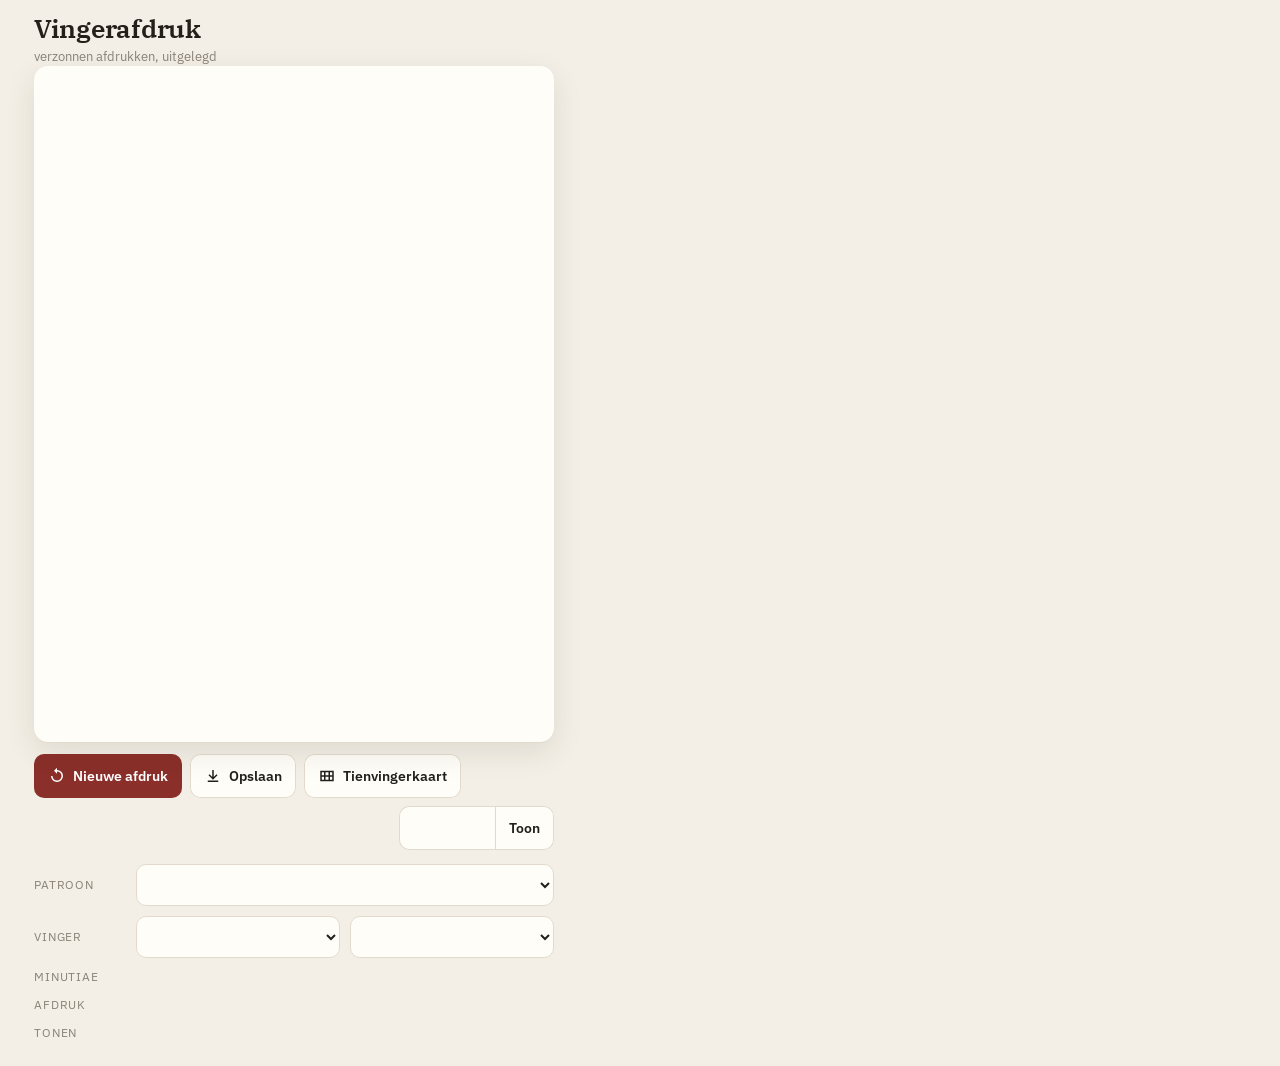
<file: src/index.html>
<!doctype html>
<html lang="nl">
<head>
<meta charset="utf-8">
<meta name="viewport" content="width=device-width, initial-scale=1, viewport-fit=cover">
<meta name="theme-color" content="#f3efe6">
<title>Vingerafdruk</title>
<link rel="preconnect" href="https://fonts.googleapis.com">
<link rel="stylesheet" href="https://fonts.googleapis.com/css2?family=IBM+Plex+Sans:wght@400;500;600&family=IBM+Plex+Serif:wght@500;600&display=swap">
<style>
:root {
  --bg: #f3efe6; --card: #fffdf8; --ink: #23201b; --ink-2: #57514a; --ink-3: #8a8279; --line: #e2dbcd; --accent: #8a2f2a; --accent-2: #b6463e;
  --font: "IBM Plex Sans", system-ui, sans-serif; --serif: "IBM Plex Serif", Georgia, serif;
}
* { box-sizing: border-box; -webkit-tap-highlight-color: transparent; }
html, body { margin: 0; background: var(--bg); color: var(--ink); font: 15px/1.5 var(--font); }
button, input, select { font: inherit; color: inherit; }
button { cursor: pointer; }
[hidden] { display: none !important; }
#app { max-width: 1240px; margin: 0 auto; padding: calc(10px + env(safe-area-inset-top, 0)) 14px calc(24px + env(safe-area-inset-bottom, 0)); display: grid; gap: 16px; }
@media (min-width: 900px) and (orientation: landscape) {
  #app { grid-template-columns: minmax(380px, 520px) 1fr; align-items: start; }
  #left { position: sticky; top: 12px; }
}
header { display: flex; align-items: baseline; justify-content: space-between; gap: 10px; }
h1 { font: 600 26px/1.1 var(--serif); margin: 4px 0; letter-spacing: -.01em; }
header .sub { color: var(--ink-3); font-size: 13px; }
#print { position: relative; aspect-ratio: 400 / 520; background: var(--card); border-radius: 14px; overflow: hidden; box-shadow: 0 1px 0 var(--line), 0 10px 30px rgb(60 40 20 / .10); }
#img canvas, #grow { position: absolute; inset: 0; width: 100%; height: 100%; display: block; }
#grow { z-index: 2; }
#print.growing #ov { opacity: 0; }
#ov { position: absolute; inset: 0; width: 100%; height: 100%; z-index: 3; transition: opacity .3s; }
.ov-veld line { stroke: #1f8a70; stroke-width: 1.3; stroke-linecap: round; opacity: .8; }
.m .hit { fill: transparent; stroke: none; cursor: pointer; }
.einde line, .einde circle { stroke: #d6332b; fill: none; stroke-width: 1.8; }
.splitsing line, .splitsing rect { stroke: #2459d8; fill: none; stroke-width: 1.8; }
.eiland path { stroke: #128a3e; fill: rgb(18 138 62 / .15); stroke-width: 1.8; }
.meer ellipse { stroke: #8a3fc7; fill: none; stroke-width: 1.8; }
.kern circle { stroke: #c2185b; fill: rgb(194 24 91 / .12); stroke-width: 2.4; }
.kern .dot { fill: #c2185b; stroke: none; }
.delta path { stroke: #e07b00; fill: rgb(224 123 0 / .15); stroke-width: 2.4; stroke-linejoin: round; }
.ov-tel line { stroke: #23201b; stroke-width: 1.6; stroke-dasharray: 5 4; }
.ov-tel rect { fill: #23201b; }
.ov-tel text { fill: #fff; font: 600 13px var(--font); text-anchor: middle; }
#status { position: absolute; left: 12px; bottom: 10px; z-index: 4; font-size: 13px; color: var(--ink-2); background: rgb(255 253 248 / .85); padding: 2px 8px; border-radius: 6px; }
#status:empty { display: none; }
#tip { position: absolute; left: 10px; right: 10px; bottom: 10px; z-index: 5; background: var(--card); border-radius: 12px; padding: 10px 12px; box-shadow: 0 8px 30px rgb(0 0 0 / .18); font-size: 14px; }
#tip b { font-family: var(--serif); font-size: 16px; }
#tip p { margin: 4px 0 0; }
.actions { display: flex; gap: 8px; flex-wrap: wrap; margin-top: 12px; }
.btn { border: 0; border-radius: 10px; padding: 10px 14px; min-height: 44px; background: var(--card); box-shadow: inset 0 0 0 1px var(--line); font-weight: 600; font-size: 14px; display: inline-flex; align-items: center; gap: 7px; }
.btn svg { width: 18px; height: 18px; fill: currentColor; }
.btn.main { background: var(--accent); color: #fff; box-shadow: none; }
.btn:disabled { opacity: .5; }
.seedbox { display: inline-flex; align-items: center; gap: 0; margin-left: auto; }
.seedbox input { width: 96px; padding: 9px 10px; border: 1px solid var(--line); border-right: 0; border-radius: 10px 0 0 10px; background: var(--card); font-variant-numeric: tabular-nums; min-height: 44px; }
.seedbox button { border-radius: 0 10px 10px 0; }
.controls { display: grid; gap: 10px; margin-top: 14px; }
.row { display: flex; align-items: center; gap: 10px; flex-wrap: wrap; }
.row > label { font-size: 12px; text-transform: uppercase; letter-spacing: .07em; color: var(--ink-3); width: 92px; flex: none; }
select { flex: 1; min-width: 0; padding: 9px 10px; border: 1px solid var(--line); border-radius: 10px; background: var(--card); min-height: 42px; }
.chips { display: flex; gap: 6px; flex-wrap: wrap; flex: 1; }
.chips button { border: 0; background: var(--card); box-shadow: inset 0 0 0 1px var(--line); border-radius: 999px; padding: 7px 12px; min-height: 36px; font-size: 13.5px; color: var(--ink-2); }
.chips button.on { background: var(--ink); color: #fff; box-shadow: none; }
.card { background: var(--card); border-radius: 14px; padding: 14px 16px; box-shadow: 0 1px 0 var(--line); margin-bottom: 12px; }
.card h2 { font: 600 19px/1.25 var(--serif); margin: 0 0 6px; }
.card p { margin: 6px 0; }
.mut { color: var(--ink-3); font-size: 13.5px; }
table.mt { width: 100%; border-collapse: collapse; margin: 8px 0; font-size: 14px; }
.mt td { padding: 6px 6px; border-bottom: 1px solid var(--line); vertical-align: top; }
.mt td:nth-child(3) { font-weight: 600; text-align: right; font-variant-numeric: tabular-nums; }
.mt td:nth-child(2) { white-space: nowrap; font-weight: 500; }
.mt .tot td { border-bottom: 0; font-weight: 600; }
@media (max-width: 520px) { .mt td:nth-child(4) { display: none; } }
.sym { display: inline-block; width: 14px; height: 14px; margin-top: 3px; }
.sym.einde { border: 2px solid #d6332b; border-radius: 50%; }
.sym.splitsing { border: 2px solid #2459d8; }
.sym.punt, .sym.korte-rif { border: 2px solid #128a3e; transform: rotate(45deg) scale(.8); }
.sym.meertje { border: 2px solid #8a3fc7; border-radius: 50%; }
dialog { border: 0; border-radius: 16px; padding: 16px; width: min(1100px, calc(100vw - 20px)); max-height: 92vh; background: var(--card); color: var(--ink); }
dialog::backdrop { background: rgb(30 20 10 / .5); }
dialog h3 { font: 600 20px var(--serif); margin: 0 0 10px; }
#toast { position: fixed; left: 50%; bottom: calc(20px + env(safe-area-inset-bottom, 0)); transform: translateX(-50%); background: var(--ink); color: #fff; padding: 10px 16px; border-radius: 10px; font-weight: 600; z-index: 50; }
</style>
</head>
<body>
<div id="app">
  <div id="left">
    <header><div><h1>Vingerafdruk</h1><div class="sub">verzonnen afdrukken, uitgelegd</div></div></header>
    <div id="print"><div id="img"></div><canvas id="grow" hidden></canvas><svg id="ov" xmlns="http://www.w3.org/2000/svg"></svg><div id="status"></div><div id="tip" hidden></div></div>
    <div class="actions">
      <button class="btn main" id="newBtn"><svg viewBox="0 0 24 24"><path d="M12 4V1L8 5l4 4V6a6 6 0 1 1-6 6H4a8 8 0 1 0 8-8z"/></svg>Nieuwe afdruk</button>
      <button class="btn" id="saveBtn"><svg viewBox="0 0 24 24"><path d="M11 4h2v9.2l3.6-3.6 1.4 1.4-6 6-6-6 1.4-1.4 3.6 3.6zM5 18h14v2H5z"/></svg>Opslaan</button>
      <button class="btn" id="cardBtn"><svg viewBox="0 0 24 24"><path d="M3 5h18v14H3zm2 2v4h3V7zm5 0v4h4V7zm6 0v4h3V7zM5 13v4h3v-4zm5 0v4h4v-4zm6 0v4h3v-4z"/></svg>Tienvingerkaart</button>
      <span class="seedbox"><input id="seed" inputmode="numeric" aria-label="Nummer"><button class="btn" id="seedGo">Toon</button></span>
    </div>
    <div class="controls">
      <div class="row"><label>Patroon</label><select id="patSel"></select></div>
      <div class="row"><label>Vinger</label><select id="handSel"></select><select id="fingerSel"></select></div>
      <div class="row"><label>Minutiae</label><div class="chips" id="minChips"></div></div>
      <div class="row"><label>Afdruk</label><div class="chips" id="styleChips"></div></div>
      <div class="row"><label>Tonen</label><div class="chips" id="ovChips"></div></div>
    </div>
  </div>
  <div id="explain"></div>
</div>
<dialog id="card"><h3>Tienvingerkaart</h3><div id="cardBody"></div><div class="actions" style="justify-content:flex-end"><button class="btn" id="cardClose">Sluiten</button><button class="btn main" id="cardSave">Opslaan</button></div></dialog>
<div id="toast" hidden></div>
<script>__FIELD__</script>
<script>__GABOR__</script>
<script>__ANALYZE__</script>
<script>__PAINT__</script>
<script>__APP__</script>
</body>
</html>
</file>
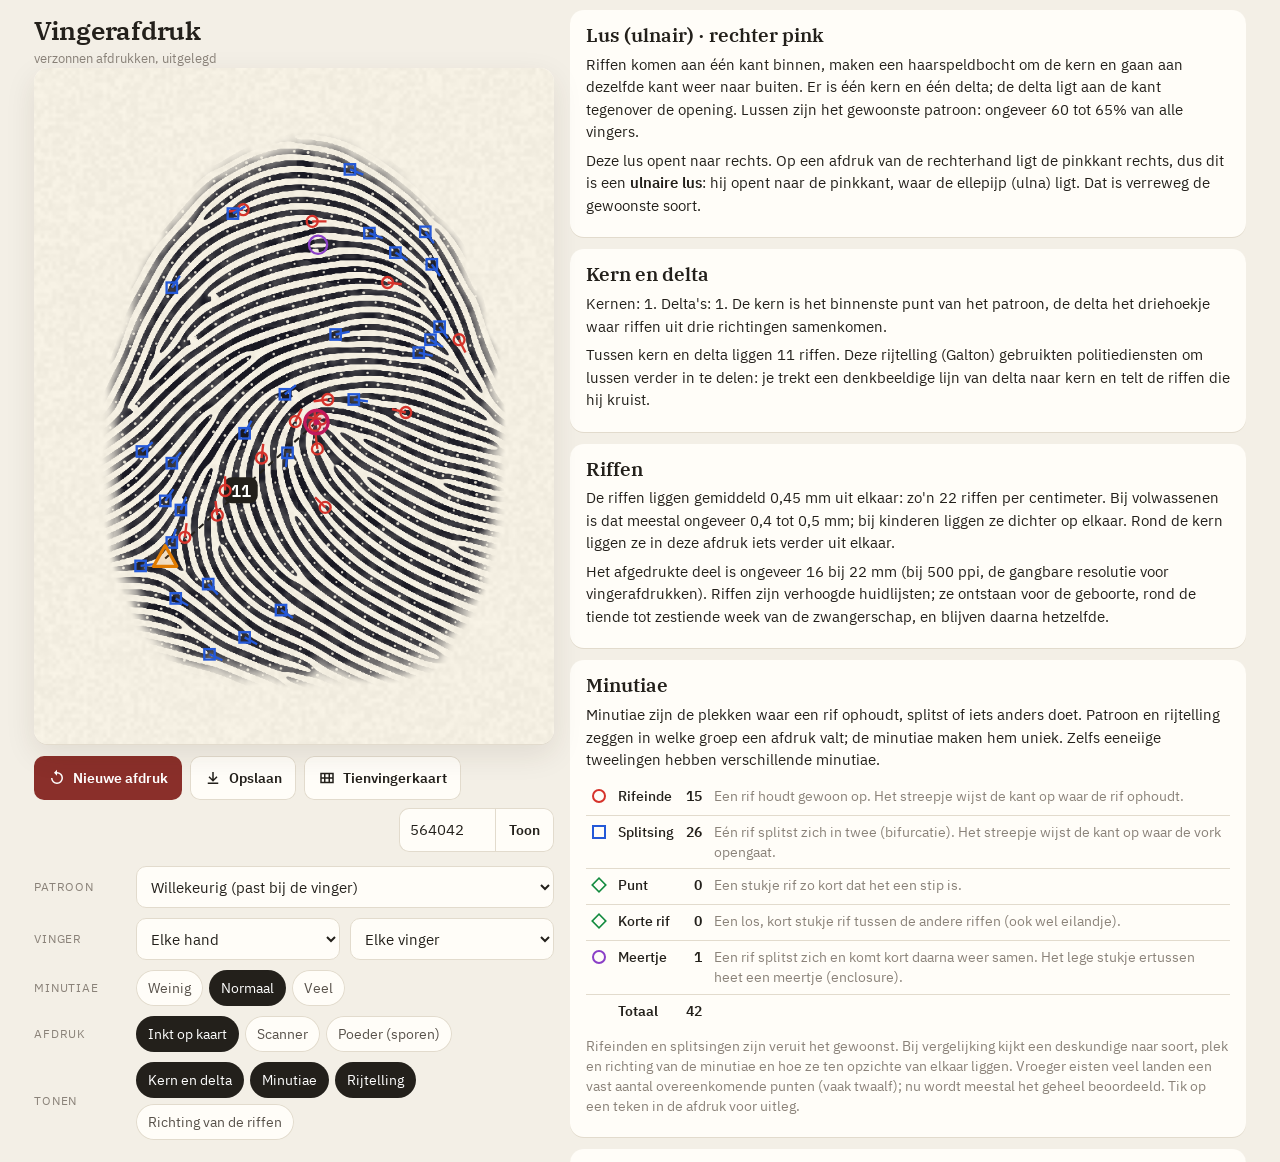
<file: android/assets/index.html>
<!doctype html>
<html lang="nl">
<head>
<meta charset="utf-8">
<meta name="viewport" content="width=device-width, initial-scale=1, viewport-fit=cover">
<meta name="theme-color" content="#f3efe6">
<title>Vingerafdruk</title>
<link rel="stylesheet" href="fonts/fonts.css">
<style>
:root {
  --bg: #f3efe6; --card: #fffdf8; --ink: #23201b; --ink-2: #57514a; --ink-3: #8a8279; --line: #e2dbcd; --accent: #8a2f2a; --accent-2: #b6463e;
  --font: "IBM Plex Sans", system-ui, sans-serif; --serif: "IBM Plex Serif", Georgia, serif;
}
* { box-sizing: border-box; -webkit-tap-highlight-color: transparent; }
html, body { margin: 0; background: var(--bg); color: var(--ink); font: 15px/1.5 var(--font); }
button, input, select { font: inherit; color: inherit; }
button { cursor: pointer; }
[hidden] { display: none !important; }
#app { max-width: 1240px; margin: 0 auto; padding: calc(10px + env(safe-area-inset-top, 0)) 14px calc(24px + env(safe-area-inset-bottom, 0)); display: grid; gap: 16px; }
@media (min-width: 900px) and (orientation: landscape) {
  #app { grid-template-columns: minmax(380px, 520px) 1fr; align-items: start; }
  #left { position: sticky; top: 12px; }
}
header { display: flex; align-items: baseline; justify-content: space-between; gap: 10px; }
h1 { font: 600 26px/1.1 var(--serif); margin: 4px 0; letter-spacing: -.01em; }
header .sub { color: var(--ink-3); font-size: 13px; }
#print { position: relative; aspect-ratio: 400 / 520; background: var(--card); border-radius: 14px; overflow: hidden; box-shadow: 0 1px 0 var(--line), 0 10px 30px rgb(60 40 20 / .10); }
#img canvas, #grow { position: absolute; inset: 0; width: 100%; height: 100%; display: block; }
#grow { z-index: 2; }
#print.growing #ov { opacity: 0; }
#ov { position: absolute; inset: 0; width: 100%; height: 100%; z-index: 3; transition: opacity .3s; }
.ov-veld line { stroke: #1f8a70; stroke-width: 1.3; stroke-linecap: round; opacity: .8; }
.m .hit { fill: transparent; stroke: none; cursor: pointer; }
.einde line, .einde circle { stroke: #d6332b; fill: none; stroke-width: 1.8; }
.splitsing line, .splitsing rect { stroke: #2459d8; fill: none; stroke-width: 1.8; }
.eiland path { stroke: #128a3e; fill: rgb(18 138 62 / .15); stroke-width: 1.8; }
.meer ellipse { stroke: #8a3fc7; fill: none; stroke-width: 1.8; }
.kern circle { stroke: #c2185b; fill: rgb(194 24 91 / .12); stroke-width: 2.4; }
.kern .dot { fill: #c2185b; stroke: none; }
.delta path { stroke: #e07b00; fill: rgb(224 123 0 / .15); stroke-width: 2.4; stroke-linejoin: round; }
.ov-tel line { stroke: #23201b; stroke-width: 1.6; stroke-dasharray: 5 4; }
.ov-tel rect { fill: #23201b; }
.ov-tel text { fill: #fff; font: 600 13px var(--font); text-anchor: middle; }
#status { position: absolute; left: 12px; bottom: 10px; z-index: 4; font-size: 13px; color: var(--ink-2); background: rgb(255 253 248 / .85); padding: 2px 8px; border-radius: 6px; }
#status:empty { display: none; }
#tip { position: absolute; left: 10px; right: 10px; bottom: 10px; z-index: 5; background: var(--card); border-radius: 12px; padding: 10px 12px; box-shadow: 0 8px 30px rgb(0 0 0 / .18); font-size: 14px; }
#tip b { font-family: var(--serif); font-size: 16px; }
#tip p { margin: 4px 0 0; }
.actions { display: flex; gap: 8px; flex-wrap: wrap; margin-top: 12px; }
.btn { border: 0; border-radius: 10px; padding: 10px 14px; min-height: 44px; background: var(--card); box-shadow: inset 0 0 0 1px var(--line); font-weight: 600; font-size: 14px; display: inline-flex; align-items: center; gap: 7px; }
.btn svg { width: 18px; height: 18px; fill: currentColor; }
.btn.main { background: var(--accent); color: #fff; box-shadow: none; }
.btn:disabled { opacity: .5; }
.seedbox { display: inline-flex; align-items: center; gap: 0; margin-left: auto; }
.seedbox input { width: 96px; padding: 9px 10px; border: 1px solid var(--line); border-right: 0; border-radius: 10px 0 0 10px; background: var(--card); font-variant-numeric: tabular-nums; min-height: 44px; }
.seedbox button { border-radius: 0 10px 10px 0; }
.controls { display: grid; gap: 10px; margin-top: 14px; }
.row { display: flex; align-items: center; gap: 10px; flex-wrap: wrap; }
.row > label { font-size: 12px; text-transform: uppercase; letter-spacing: .07em; color: var(--ink-3); width: 92px; flex: none; }
select { flex: 1; min-width: 0; padding: 9px 10px; border: 1px solid var(--line); border-radius: 10px; background: var(--card); min-height: 42px; }
.chips { display: flex; gap: 6px; flex-wrap: wrap; flex: 1; }
.chips button { border: 0; background: var(--card); box-shadow: inset 0 0 0 1px var(--line); border-radius: 999px; padding: 7px 12px; min-height: 36px; font-size: 13.5px; color: var(--ink-2); }
.chips button.on { background: var(--ink); color: #fff; box-shadow: none; }
.card { background: var(--card); border-radius: 14px; padding: 14px 16px; box-shadow: 0 1px 0 var(--line); margin-bottom: 12px; }
.card h2 { font: 600 19px/1.25 var(--serif); margin: 0 0 6px; }
.card p { margin: 6px 0; }
.mut { color: var(--ink-3); font-size: 13.5px; }
table.mt { width: 100%; border-collapse: collapse; margin: 8px 0; font-size: 14px; }
.mt td { padding: 6px 6px; border-bottom: 1px solid var(--line); vertical-align: top; }
.mt td:nth-child(3) { font-weight: 600; text-align: right; font-variant-numeric: tabular-nums; }
.mt td:nth-child(2) { white-space: nowrap; font-weight: 500; }
.mt .tot td { border-bottom: 0; font-weight: 600; }
@media (max-width: 520px) { .mt td:nth-child(4) { display: none; } }
.sym { display: inline-block; width: 14px; height: 14px; margin-top: 3px; }
.sym.einde { border: 2px solid #d6332b; border-radius: 50%; }
.sym.splitsing { border: 2px solid #2459d8; }
.sym.punt, .sym.korte-rif { border: 2px solid #128a3e; transform: rotate(45deg) scale(.8); }
.sym.meertje { border: 2px solid #8a3fc7; border-radius: 50%; }
dialog { border: 0; border-radius: 16px; padding: 16px; width: min(1100px, calc(100vw - 20px)); max-height: 92vh; background: var(--card); color: var(--ink); }
dialog::backdrop { background: rgb(30 20 10 / .5); }
dialog h3 { font: 600 20px var(--serif); margin: 0 0 10px; }
#toast { position: fixed; left: 50%; bottom: calc(20px + env(safe-area-inset-bottom, 0)); transform: translateX(-50%); background: var(--ink); color: #fff; padding: 10px 16px; border-radius: 10px; font-weight: 600; z-index: 50; }
</style>
</head>
<body>
<div id="app">
  <div id="left">
    <header><div><h1>Vingerafdruk</h1><div class="sub">verzonnen afdrukken, uitgelegd</div></div></header>
    <div id="print"><div id="img"></div><canvas id="grow" hidden></canvas><svg id="ov" xmlns="http://www.w3.org/2000/svg"></svg><div id="status"></div><div id="tip" hidden></div></div>
    <div class="actions">
      <button class="btn main" id="newBtn"><svg viewBox="0 0 24 24"><path d="M12 4V1L8 5l4 4V6a6 6 0 1 1-6 6H4a8 8 0 1 0 8-8z"/></svg>Nieuwe afdruk</button>
      <button class="btn" id="saveBtn"><svg viewBox="0 0 24 24"><path d="M11 4h2v9.2l3.6-3.6 1.4 1.4-6 6-6-6 1.4-1.4 3.6 3.6zM5 18h14v2H5z"/></svg>Opslaan</button>
      <button class="btn" id="cardBtn"><svg viewBox="0 0 24 24"><path d="M3 5h18v14H3zm2 2v4h3V7zm5 0v4h4V7zm6 0v4h3V7zM5 13v4h3v-4zm5 0v4h4v-4zm6 0v4h3v-4z"/></svg>Tienvingerkaart</button>
      <span class="seedbox"><input id="seed" inputmode="numeric" aria-label="Nummer"><button class="btn" id="seedGo">Toon</button></span>
    </div>
    <div class="controls">
      <div class="row"><label>Patroon</label><select id="patSel"></select></div>
      <div class="row"><label>Vinger</label><select id="handSel"></select><select id="fingerSel"></select></div>
      <div class="row"><label>Minutiae</label><div class="chips" id="minChips"></div></div>
      <div class="row"><label>Afdruk</label><div class="chips" id="styleChips"></div></div>
      <div class="row"><label>Tonen</label><div class="chips" id="ovChips"></div></div>
    </div>
  </div>
  <div id="explain"></div>
</div>
<dialog id="card"><h3>Tienvingerkaart</h3><div id="cardBody"></div><div class="actions" style="justify-content:flex-end"><button class="btn" id="cardClose">Sluiten</button><button class="btn main" id="cardSave">Opslaan</button></div></dialog>
<div id="toast" hidden></div>
<script>/* Vingerafdruk: the plan of a fingerprint before any ridge exists.
   Shape of the fingertip, the pattern class with its cores and deltas, the ridge orientation field (the zero-pole
   model of Sherlock and Monro, bent along the fingertip at the top) and the ridge spacing. */
"use strict";

const W = 400, H = 520;

// small seeded random generator (mulberry32), so a number always gives the same print
function rng(seed) {
  let a = seed >>> 0;
  const r = () => { a = (a + 0x6d2b79f5) >>> 0; let t = a; t = Math.imul(t ^ (t >>> 15), t | 1); t ^= t + Math.imul(t ^ (t >>> 7), t | 61); return ((t ^ (t >>> 14)) >>> 0) / 4294967296; };
  r.range = (lo, hi) => lo + (hi - lo) * r();
  r.int = (lo, hi) => Math.floor(lo + (hi - lo + 1) * r());
  r.pick = (arr) => arr[Math.floor(r() * arr.length)];
  r.gauss = () => { let u = 0, v = 0; while (!u) u = r(); while (!v) v = r(); return Math.sqrt(-2 * Math.log(u)) * Math.cos(2 * Math.PI * v); };
  return r;
}

// smooth value noise on a coarse grid, bicubic-ish (smoothstep) interpolation, values about -1..1
function noiseField(r, cell, w = W, h = H) {
  const gw = Math.ceil(w / cell) + 2, gh = Math.ceil(h / cell) + 2, g = new Float32Array(gw * gh);
  for (let i = 0; i < g.length; i++) g[i] = r() * 2 - 1;
  const s = (t) => t * t * (3 - 2 * t);
  return (x, y) => {
    const fx = x / cell, fy = y / cell, ix = Math.floor(fx), iy = Math.floor(fy), tx = s(fx - ix), ty = s(fy - iy);
    const at = (i, j) => g[Math.min(gh - 1, Math.max(0, j)) * gw + Math.min(gw - 1, Math.max(0, i))];
    const a = at(ix, iy) + (at(ix + 1, iy) - at(ix, iy)) * tx;
    const b = at(ix, iy + 1) + (at(ix + 1, iy + 1) - at(ix, iy + 1)) * tx;
    return a + (b - a) * ty;
  };
}

const PATTERNS = {
  boog: { name: "Boog", group: "boog" },
  tentboog: { name: "Tentboog", group: "boog" },
  lusL: { name: "Lus (opent naar links)", group: "lus" },
  lusR: { name: "Lus (opent naar rechts)", group: "lus" },
  krul: { name: "Krul", group: "krul" },
  dubbel: { name: "Dubbele lus", group: "krul" },
};
const FINGERS = ["duim", "wijsvinger", "middelvinger", "ringvinger", "pink"];
// rough chances per finger used by this app: [arch, tented arch, ulnar loop, radial loop, whorl, double loop]
const FINGER_ODDS = {
  duim: [0.03, 0.01, 0.5, 0.02, 0.34, 0.1],
  wijsvinger: [0.08, 0.07, 0.3, 0.17, 0.3, 0.08],
  middelvinger: [0.05, 0.02, 0.65, 0.02, 0.22, 0.04],
  ringvinger: [0.02, 0.01, 0.48, 0.01, 0.42, 0.06],
  pink: [0.01, 0.01, 0.82, 0.01, 0.13, 0.02],
};
// on the print of a right hand the little-finger side is on the right, so an ulnar loop opens to the right
const loopFor = (hand, kind) => ((hand === "rechts") === (kind === "ulnair") ? "lusR" : "lusL");
function pickPattern(r, hand, finger) {
  const odds = FINGER_ODDS[finger], keys = ["boog", "tentboog", "ulnair", "radiaal", "krul", "dubbel"];
  let x = r() * odds.reduce((a, b) => a + b, 0), k = 0;
  while (x > odds[k] && k < odds.length - 1) x -= odds[k++];
  const key = keys[k];
  return key === "ulnair" || key === "radiaal" ? { pattern: loopFor(hand, key), loopKind: key } : { pattern: key, loopKind: null };
}

/* Builds the plan. opts: { seed, pattern (or "auto"), hand, finger, minutiae: "weinig"|"normaal"|"veel" } */
function makePlan(opts) {
  const r = rng(opts.seed);
  const hand = opts.hand === "auto" ? r.pick(["links", "rechts"]) : opts.hand;
  const finger = opts.finger === "auto" ? r.pick(FINGERS) : opts.finger;
  let pattern = opts.pattern, loopKind = null;
  if (pattern === "auto") ({ pattern, loopKind } = pickPattern(r, hand, finger));
  else if (pattern === "ulnair" || pattern === "radiaal") { loopKind = pattern; pattern = loopFor(hand, loopKind); }
  else if (pattern === "lusL" || pattern === "lusR") loopKind = (pattern === "lusR") === (hand === "rechts") ? "ulnair" : "radiaal";

  // fingertip outline: rounder at the top, flatter towards the first joint
  const cx = W / 2 + r.range(-8, 8), cy = H * 0.53 + r.range(-6, 6);
  const shape = { cx, cy, a: r.range(150, 172), bt: r.range(212, 240), bb: r.range(175, 205), nt: r.range(2.0, 2.4), nb: r.range(2.8, 3.8) };
  const rad = (x, y) => { const dx = Math.abs(x - shape.cx) / shape.a, dy = y - shape.cy; const b = dy < 0 ? shape.bt : shape.bb, n = dy < 0 ? shape.nt : shape.nb; return Math.pow(Math.pow(dx, n) + Math.pow(Math.abs(dy) / b, n), 1 / n); };

  // singular points
  const cores = [], deltas = [];
  const P = (dx, dy) => ({ x: cx + dx, y: cy + dy });
  if (pattern === "tentboog") {
    const c = P(r.range(-15, 15), r.range(-25, 5));
    cores.push(c); deltas.push({ x: c.x + r.range(-8, 8), y: c.y + r.range(55, 80) });
  } else if (pattern === "lusL" || pattern === "lusR") {
    const s = pattern === "lusR" ? -1 : 1; // the delta lies on the side opposite to the opening
    const c = P(r.range(-18, 18) - s * 15, r.range(-45, -5));
    cores.push(c); deltas.push({ x: c.x + s * r.range(95, 135), y: c.y + r.range(85, 125) });
  } else if (pattern === "krul") {
    const c = P(r.range(-12, 12), r.range(-35, -10));
    cores.push(c, { x: c.x + r.range(-10, 10), y: c.y + r.range(16, 28) });
    deltas.push(P(-r.range(110, 135), r.range(75, 110)), P(r.range(110, 135), r.range(75, 110)));
  } else if (pattern === "dubbel") {
    const s = r() < 0.5 ? 1 : -1, c = P(r.range(-10, 10), r.range(-30, -10)), d = r.range(26, 36);
    cores.push({ x: c.x - s * d * 0.8, y: c.y - d * 0.6 }, { x: c.x + s * d * 0.8, y: c.y + d * 0.6 });
    deltas.push(P(-r.range(110, 135), r.range(80, 115)), P(r.range(110, 135), r.range(80, 115)));
  }

  // orientation field, stored as doubled-angle vectors (cos 2θ, sin 2θ)
  const n1 = noiseField(r, 90), n2 = noiseField(r, 140), n3 = noiseField(r, 70);
  const archA = r.range(55, 85), archW = r.range(95, 130), archY = cy + r.range(-10, 40);
  const cos2 = new Float32Array(W * H), sin2 = new Float32Array(W * H), period = new Float32Array(W * H), mask = new Float32Array(W * H);
  const P0 = r.range(8.4, 10.2);
  for (let y = 0; y < H; y++) for (let x = 0; x < W; x++) {
    const i = y * W + x;
    let th;
    if (!cores.length) {
      // plain arch: the flow lines are bumps y = c - A exp(-x²/w²), highest in the middle of the finger
      const dx = x - cx, A = archA * Math.exp(-Math.pow((y - archY) / 170, 2));
      th = Math.atan(2 * A * dx / (archW * archW) * Math.exp(-dx * dx / (archW * archW)));
    } else {
      th = 0;
      for (const c of cores) th += 0.5 * Math.atan2(y - c.y, x - c.x);
      for (const d of deltas) th -= 0.5 * Math.atan2(y - d.y, x - d.x);
    }
    th += 0.1 * n1(x, y) + 0.05 * n3(x, y);
    let c2 = Math.cos(2 * th), s2 = Math.sin(2 * th);
    // near the top and sides the ridges follow the round fingertip
    const dx = x - cx, dy = y - cy, rr = rad(x, y);
    const up = Math.min(1, Math.max(0, (-dy / shape.bt + 0.15) / 0.5));
    const wgt = up * Math.min(1, Math.max(0, (rr - 0.5) / 0.4));
    if (wgt > 0) {
      const b = shape.bt, ph = Math.atan2(-dx / (shape.a * shape.a), dy / (b * b));
      const tc = Math.cos(2 * ph), ts = Math.sin(2 * ph);
      c2 = c2 * (1 - wgt) + tc * wgt; s2 = s2 * (1 - wgt) + ts * wgt;
      const l = Math.hypot(c2, s2) || 1; c2 /= l; s2 /= l;
    }
    cos2[i] = c2; sin2[i] = s2;
    // ridge spacing: slightly wider around the core, a little variation everywhere
    let p = P0 + 0.7 * n2(x, y);
    for (const c of cores) p += 0.8 * Math.exp(-((x - c.x) ** 2 + (y - c.y) ** 2) / (2 * 70 * 70));
    period[i] = Math.max(6.5, Math.min(13, p));
    mask[i] = rr;
  }
  const dens = { weinig: 0.6, normaal: 1, veel: 1.8 }[opts.minutiae || "normaal"];
  return { seed: opts.seed, hand, finger, pattern, loopKind, shape, cores, deltas, cos2, sin2, period, rad: mask, P0, dens, r };
}
if (typeof module !== "undefined") module.exports = { W, H, rng, makePlan, PATTERNS, FINGERS, FINGER_ODDS };
</script>
<script>/* Vingerafdruk: growing the ridges.
   Start with a few random specks and filter them over and over with a Gabor filter that follows the local ridge
   direction and spacing (as in SFinGe, Cappelli, Maio and Maltoni). The specks grow into ridges; where two growing
   ridge systems meet out of step, ridge endings and bifurcations appear by themselves.
   Runs on the GPU with WebGL; a slower CPU version takes over when WebGL is missing. */
"use strict";

const Gabor = (() => {
  const ITER = 34;
  const VERT = "attribute vec2 p; void main() { gl_Position = vec4(p, 0.0, 1.0); }";
  const STEP = `precision highp float;
uniform sampler2D state, field;
uniform vec2 size;
uniform float gain;
void main() {
  vec2 px = gl_FragCoord.xy;
  vec4 f = texture2D(field, px / size);
  float th = 0.5 * atan(f.g * 2.0 - 1.0, f.r * 2.0 - 1.0);
  float P = 4.0 + f.b * 16.0;
  vec2 t = vec2(cos(th), sin(th)), n = vec2(-t.y, t.x);
  float sn = P * 0.40, st = P * 0.55;
  float acc = 0.0, wsum = 0.0;
  for (int j = -6; j <= 6; j++) for (int i = -6; i <= 6; i++) {
    vec2 d = vec2(float(i), float(j));
    float a = dot(d, n), b = dot(d, t);
    float g = exp(-a * a / (2.0 * sn * sn) - b * b / (2.0 * st * st)) * cos(6.2831853 * a / P);
    acc += g * (texture2D(state, (px + d) / size).r * 2.0 - 1.0);
    wsum += abs(g);
  }
  float v = clamp(acc / wsum * gain, -1.0, 1.0);
  gl_FragColor = vec4(v * 0.5 + 0.5, 0.0, 0.0, 1.0);
}`;
  // shows the growing state while the GPU works (flipped, because GL rows run bottom-up)
  const SHOW = `precision mediump float;
uniform sampler2D state; uniform vec2 size;
void main() { vec2 uv = vec2(gl_FragCoord.x / size.x, 1.0 - gl_FragCoord.y / size.y); float v = texture2D(state, uv).r; gl_FragColor = vec4(vec3(1.0 - smoothstep(0.45, 0.7, v) * 0.85), 1.0); }`;

  let gl = null, progs = null, buf = null, cv = null;
  function initGL(canvas) {
    if (gl) return gl;
    cv = canvas;
    gl = canvas.getContext("webgl", { preserveDrawingBuffer: true, antialias: false }) || canvas.getContext("experimental-webgl");
    if (!gl) return null;
    const prog = (fs) => {
      const sh = (type, src) => { const s = gl.createShader(type); gl.shaderSource(s, src); gl.compileShader(s); if (!gl.getShaderParameter(s, gl.COMPILE_STATUS)) throw new Error(gl.getShaderInfoLog(s)); return s; };
      const p = gl.createProgram(); gl.attachShader(p, sh(gl.VERTEX_SHADER, VERT)); gl.attachShader(p, sh(gl.FRAGMENT_SHADER, fs)); gl.linkProgram(p);
      if (!gl.getProgramParameter(p, gl.LINK_STATUS)) throw new Error(gl.getProgramInfoLog(p));
      return p;
    };
    try {
      // some phones only offer mediump; then fall back to the CPU
      const hp = gl.getShaderPrecisionFormat(gl.FRAGMENT_SHADER, gl.HIGH_FLOAT);
      if (!hp || hp.precision < 16) throw new Error("geen highp");
      progs = { step: prog(STEP), show: prog(SHOW) };
    } catch (e) { gl = null; return null; }
    buf = gl.createBuffer();
    gl.bindBuffer(gl.ARRAY_BUFFER, buf);
    gl.bufferData(gl.ARRAY_BUFFER, new Float32Array([-1, -1, 1, -1, -1, 1, 1, 1]), gl.STATIC_DRAW);
    return gl;
  }
  function tex(w, h, data) {
    const t = gl.createTexture();
    gl.bindTexture(gl.TEXTURE_2D, t);
    gl.texParameteri(gl.TEXTURE_2D, gl.TEXTURE_MIN_FILTER, gl.NEAREST);
    gl.texParameteri(gl.TEXTURE_2D, gl.TEXTURE_MAG_FILTER, gl.NEAREST);
    gl.texParameteri(gl.TEXTURE_2D, gl.TEXTURE_WRAP_S, gl.CLAMP_TO_EDGE);
    gl.texParameteri(gl.TEXTURE_2D, gl.TEXTURE_WRAP_T, gl.CLAMP_TO_EDGE);
    gl.texImage2D(gl.TEXTURE_2D, 0, gl.RGBA, w, h, 0, gl.RGBA, gl.UNSIGNED_BYTE, data);
    return t;
  }
  function draw(p) {
    const loc = gl.getAttribLocation(p, "p");
    gl.bindBuffer(gl.ARRAY_BUFFER, buf); gl.enableVertexAttribArray(loc); gl.vertexAttribPointer(loc, 2, gl.FLOAT, false, 0, 0);
    gl.drawArrays(gl.TRIANGLE_STRIP, 0, 4);
  }

  // the starting specks
  function seeds(plan) {
    const r = plan.r, out = new Float32Array(W * H);
    const n = Math.round(plan.dens * W * H / 1500);
    for (let k = 0; k < n; k++) {
      const x = r.int(4, W - 5), y = r.int(4, H - 5), v = r() < 0.5 ? -1 : 1;
      for (let j = -1; j <= 1; j++) for (let i = -1; i <= 1; i++) out[(y + j) * W + x + i] = v;
    }
    for (let i = 0; i < out.length; i++) out[i] += (r() - 0.5) * 0.04 * plan.dens;
    return out;
  }

  // grows the ridges; onStep(k, total) is called as it goes. Returns Float32Array of -1..1 (ridge > 0)
  async function grow(plan, canvas, onStep) {
    const init = seeds(plan);
    if (canvas && initGL(canvas)) return growGPU(plan, init, onStep);
    return growCPU(plan, init, onStep);
  }
  async function growGPU(plan, init, onStep) {
    cv.width = W; cv.height = H;
    const fieldData = new Uint8Array(W * H * 4), st = new Uint8Array(W * H * 4);
    for (let i = 0; i < W * H; i++) {
      fieldData[i * 4] = Math.round((plan.cos2[i] + 1) * 127.5);
      fieldData[i * 4 + 1] = Math.round((plan.sin2[i] + 1) * 127.5);
      fieldData[i * 4 + 2] = Math.round(Math.max(0, Math.min(1, (plan.period[i] - 4) / 16)) * 255);
      fieldData[i * 4 + 3] = 255;
      st[i * 4] = Math.round((Math.max(-1, Math.min(1, init[i])) + 1) * 127.5); st[i * 4 + 3] = 255;
    }
    const field = tex(W, H, fieldData);
    const t = [tex(W, H, st), tex(W, H, null)];
    const fb = gl.createFramebuffer();
    gl.viewport(0, 0, W, H);
    for (let k = 0; k < ITER; k++) {
      gl.bindFramebuffer(gl.FRAMEBUFFER, fb);
      gl.framebufferTexture2D(gl.FRAMEBUFFER, gl.COLOR_ATTACHMENT0, gl.TEXTURE_2D, t[1], 0);
      gl.useProgram(progs.step);
      gl.activeTexture(gl.TEXTURE0); gl.bindTexture(gl.TEXTURE_2D, t[0]);
      gl.activeTexture(gl.TEXTURE1); gl.bindTexture(gl.TEXTURE_2D, field);
      gl.uniform1i(gl.getUniformLocation(progs.step, "state"), 0);
      gl.uniform1i(gl.getUniformLocation(progs.step, "field"), 1);
      gl.uniform2f(gl.getUniformLocation(progs.step, "size"), W, H);
      gl.uniform1f(gl.getUniformLocation(progs.step, "gain"), k < 4 ? 6 : 3.2);
      draw(progs.step);
      t.reverse();
      if (k % 2 === 1 || k === ITER - 1) {
        gl.bindFramebuffer(gl.FRAMEBUFFER, null);
        gl.useProgram(progs.show);
        gl.activeTexture(gl.TEXTURE0); gl.bindTexture(gl.TEXTURE_2D, t[0]);
        gl.uniform1i(gl.getUniformLocation(progs.show, "state"), 0);
        gl.uniform2f(gl.getUniformLocation(progs.show, "size"), W, H);
        draw(progs.show);
        if (onStep) onStep(k + 1, ITER);
        await new Promise((r) => requestAnimationFrame(r));
      }
    }
    gl.bindFramebuffer(gl.FRAMEBUFFER, fb);
    gl.framebufferTexture2D(gl.FRAMEBUFFER, gl.COLOR_ATTACHMENT0, gl.TEXTURE_2D, t[0], 0);
    const px = new Uint8Array(W * H * 4);
    gl.readPixels(0, 0, W, H, gl.RGBA, gl.UNSIGNED_BYTE, px);
    gl.bindFramebuffer(gl.FRAMEBUFFER, null);
    gl.deleteTexture(field); gl.deleteTexture(t[0]); gl.deleteTexture(t[1]); gl.deleteFramebuffer(fb);
    const out = new Float32Array(W * H);
    for (let i = 0; i < W * H; i++) out[i] = px[i * 4] / 127.5 - 1;
    return out;
  }

  // CPU: kernels for 24 directions and 9 spacings, made once
  let kernels = null;
  const NA = 24, PERIODS = [6.5, 7.3, 8.1, 8.9, 9.7, 10.5, 11.3, 12.1, 13], KR = 5;
  function makeKernels() {
    kernels = [];
    for (let a = 0; a < NA; a++) for (const P of PERIODS) {
      const th = (a / NA) * Math.PI, t = [Math.cos(th), Math.sin(th)], n = [-t[1], t[0]];
      const sn = P * 0.4, st = P * 0.55, k = new Float32Array((2 * KR + 1) ** 2);
      let s = 0;
      for (let j = -KR; j <= KR; j++) for (let i = -KR; i <= KR; i++) {
        const A = i * n[0] + j * n[1], B = i * t[0] + j * t[1];
        const g = Math.exp(-A * A / (2 * sn * sn) - B * B / (2 * st * st)) * Math.cos(2 * Math.PI * A / P);
        k[(j + KR) * (2 * KR + 1) + i + KR] = g; s += Math.abs(g);
      }
      for (let q = 0; q < k.length; q++) k[q] /= s;
      kernels.push(k);
    }
  }
  async function growCPU(plan, init, onStep) {
    if (!kernels) makeKernels();
    const idx = new Uint16Array(W * H);
    for (let i = 0; i < W * H; i++) {
      let th = 0.5 * Math.atan2(plan.sin2[i], plan.cos2[i]); if (th < 0) th += Math.PI;
      const a = Math.round(th / Math.PI * NA) % NA;
      let p = 0, best = 99; PERIODS.forEach((v, k) => { const d = Math.abs(v - plan.period[i]); if (d < best) { best = d; p = k; } });
      idx[i] = a * PERIODS.length + p;
    }
    let a = Float32Array.from(init), b = new Float32Array(W * H);
    const S = 2 * KR + 1, iters = 26;
    for (let k = 0; k < iters; k++) {
      const gain = k < 4 ? 6 : 3.2;
      for (let y = 0; y < H; y++) for (let x = 0; x < W; x++) {
        const ker = kernels[idx[y * W + x]];
        let acc = 0;
        for (let j = -KR; j <= KR; j++) {
          const yy = Math.min(H - 1, Math.max(0, y + j)) * W, kr = (j + KR) * S + KR;
          for (let i = -KR; i <= KR; i++) acc += ker[kr + i] * a[yy + Math.min(W - 1, Math.max(0, x + i))];
        }
        const v = acc * gain;
        b[y * W + x] = v > 1 ? 1 : v < -1 ? -1 : v;
      }
      [a, b] = [b, a];
      if (onStep) onStep(k + 1, iters, a);
      await new Promise((r) => setTimeout(r, 0));
    }
    return a;
  }
  return { grow, get gpu() { return !!gl; } };
})();
</script>
<script>/* Vingerafdruk: reading the finished print like an examiner would.
   Thins the ridges to one-pixel lines (Zhang-Suen), finds minutiae with the crossing number (1 = ridge ending,
   3 = bifurcation), removes the usual false ones (spurs, bridges, broken ridges), recognises dots, short ridges and
   enclosures, counts the ridges between core and delta, and places sweat pores along the ridges. */
"use strict";

function analyze(plan, v) {
  const N = W * H, inside = new Uint8Array(N), bin = new Uint8Array(N);
  for (let i = 0; i < N; i++) { inside[i] = plan.rad[i] < 0.97 ? 1 : 0; bin[i] = inside[i] && v[i] > 0 ? 1 : 0; }
  // distance (in pixels, roughly) from the edge of the print, to ignore minutiae made by the cut-off border
  const edge = new Float32Array(N);
  for (let i = 0; i < N; i++) { const r = plan.rad[i]; edge[i] = (1 - r) * 160; }

  /* ---------- thinning ---------- */
  const sk = bin.slice();
  const at = (a, x, y) => (x < 0 || y < 0 || x >= W || y >= H ? 0 : a[y * W + x]);
  let changed = true, guard = 0;
  const del = [];
  while (changed && guard++ < 40) {
    changed = false;
    for (let pass = 0; pass < 2; pass++) {
      del.length = 0;
      for (let y = 1; y < H - 1; y++) for (let x = 1; x < W - 1; x++) {
        const i = y * W + x;
        if (!sk[i]) continue;
        const p2 = sk[i - W], p3 = sk[i - W + 1], p4 = sk[i + 1], p5 = sk[i + W + 1], p6 = sk[i + W], p7 = sk[i + W - 1], p8 = sk[i - 1], p9 = sk[i - W - 1];
        const B = p2 + p3 + p4 + p5 + p6 + p7 + p8 + p9;
        if (B < 2 || B > 6) continue;
        const A = (!p2 && p3) + (!p3 && p4) + (!p4 && p5) + (!p5 && p6) + (!p6 && p7) + (!p7 && p8) + (!p8 && p9) + (!p9 && p2);
        if (A !== 1) continue;
        if (pass === 0 ? (p2 * p4 * p6 || p4 * p6 * p8) : (p2 * p4 * p8 || p2 * p6 * p8)) continue;
        del.push(i);
      }
      if (del.length) { changed = true; for (const i of del) sk[i] = 0; }
    }
  }

  /* ---------- crossing number ---------- */
  const NB = [[0, -1], [1, -1], [1, 0], [1, 1], [0, 1], [-1, 1], [-1, 0], [-1, -1]];
  const cn = (x, y) => { let c = 0; for (let k = 0; k < 8; k++) { const a = at(sk, x + NB[k][0], y + NB[k][1]), b = at(sk, x + NB[(k + 1) % 8][0], y + NB[(k + 1) % 8][1]); if (!a && b) c++; } return c; };
  const nbrs = (x, y) => { const o = []; for (const [dx, dy] of NB) if (at(sk, x + dx, y + dy)) o.push([x + dx, y + dy]); return o; };
  let raw = [];
  const dots = [];
  for (let y = 1; y < H - 1; y++) for (let x = 1; x < W - 1; x++) {
    const i = y * W + x;
    if (!sk[i]) continue;
    const c = cn(x, y);
    if (c === 1 || c === 3) raw.push({ x, y, type: c === 1 ? "einde" : "splitsing", edge: edge[i] });
    else if (c === 0 && edge[i] > 14 && !nbrs(x, y).length) dots.push({ x, y, type: "punt", len: 1 });
  }
  // follows the skeleton from (x,y) for up to n steps; returns the path
  function trace(x, y, n, avoid) {
    const path = [[x, y]], seen = new Set([y * W + x]);
    if (avoid) for (const a of avoid) seen.add(a);
    let cx = x, cy = y;
    for (let s = 0; s < n; s++) {
      const next = nbrs(cx, cy).filter(([a, b]) => !seen.has(b * W + a));
      if (next.length !== 1) { path.stop = next.length ? "splitsing" : "einde"; break; }
      [cx, cy] = next[0]; seen.add(cy * W + cx); path.push([cx, cy]);
    }
    return path;
  }
  const key = (m) => m.y * W + m.x;
  const byKey = new Map(raw.map((m) => [key(m), m]));
  const drop = new Set();
  const P = plan.P0;
  // spurs: an ending that reaches a bifurcation within a short distance
  for (const m of raw) if (m.type === "einde") {
    const p = trace(m.x, m.y, Math.round(P * 0.9));
    const end = p[p.length - 1];
    if (p.stop === "splitsing" || cn(end[0], end[1]) === 3) {
      drop.add(key(m));
      for (const [dx, dy] of [[0, 0], ...NB]) { const k = (end[1] + dy) * W + end[0] + dx; if (byKey.has(k) && byKey.get(k).type === "splitsing") drop.add(k); }
    }
  }
  // bridges and skeleton knots: bifurcations that sit almost on top of each other
  const bif = raw.filter((m) => m.type === "splitsing");
  for (let i = 0; i < bif.length; i++) for (let j = i + 1; j < bif.length; j++) if (Math.hypot(bif[i].x - bif[j].x, bif[i].y - bif[j].y) < P * 0.45) { drop.add(key(bif[i])); drop.add(key(bif[j])); }
  // short pieces of ridge: dots and short ridges (both ends within a short trace)
  const islands = dots.slice();
  const seenIsland = new Set();
  for (const m of raw) if (m.type === "einde" && !drop.has(key(m)) && !seenIsland.has(key(m))) {
    const p = trace(m.x, m.y, Math.round(P * 3.2));
    if (p.stop === "einde") {
      const e = p[p.length - 1], k2 = e[1] * W + e[0];
      seenIsland.add(key(m)); seenIsland.add(k2);
      drop.add(key(m)); drop.add(k2);
      const len = p.length, mid = p[Math.floor(len / 2)];
      if (m.edge > P * 1.5) islands.push({ x: mid[0], y: mid[1], type: len < P * 0.9 ? "punt" : "korte rif", len, path: p });
    }
  }
  let minutiae = raw.filter((m) => !drop.has(key(m)) && m.edge > P * 1.6);
  // ridge breaks: two endings facing each other a short distance apart are one interrupted ridge, not two endings
  const ends = minutiae.filter((m) => m.type === "einde");
  const brk = new Set();
  for (let i = 0; i < ends.length; i++) for (let j = i + 1; j < ends.length; j++) if (Math.hypot(ends[i].x - ends[j].x, ends[i].y - ends[j].y) < P * 0.55) { brk.add(ends[i]); brk.add(ends[j]); }
  minutiae = minutiae.filter((m) => !brk.has(m));
  // direction: along the ridge, pointing away from the ridge for endings
  for (const m of minutiae) {
    let th = 0.5 * Math.atan2(plan.sin2[key(m)], plan.cos2[key(m)]);
    if (m.type === "einde") {
      const p = trace(m.x, m.y, 8), e = p[p.length - 1];
      if (p.length > 3) th = Math.atan2(m.y - e[1], m.x - e[0]);
    } else {
      // the direction in which the fork opens
      const branches = nbrs(m.x, m.y).map(([a, b]) => trace(a, b, 8, [key(m)])).filter((p) => p.length > 3).map((p) => { const e = p[p.length - 1]; return Math.atan2(e[1] - m.y, e[0] - m.x); });
      if (branches.length >= 2) {
        // the stem is the branch most opposite the other two; the fork opens away from the stem
        let best = 0, bs = -9;
        branches.forEach((a, k) => { let s = 0; branches.forEach((b, l) => { if (l !== k) s -= Math.cos(a - b); }); if (s > bs) { bs = s; best = k; } });
        th = branches[best] + Math.PI;
      }
    }
    m.angle = th;
  }
  // enclosures (lakes): small valleys completely surrounded by ridge
  const lakes = [];
  const lab = new Int32Array(N);
  let id = 0;
  for (let i = 0; i < N; i++) {
    if (!inside[i] || bin[i] || lab[i]) continue;
    id++;
    const st = [i]; lab[i] = id;
    let n = 0, sx = 0, sy = 0, open = false;
    while (st.length) {
      const k = st.pop(), x = k % W, y = (k - x) / W;
      n++; sx += x; sy += y;
      if (edge[k] < P * 1.2) open = true;
      for (const [dx, dy] of [[1, 0], [-1, 0], [0, 1], [0, -1]]) {
        const xx = x + dx, yy = y + dy;
        if (xx < 0 || yy < 0 || xx >= W || yy >= H) { open = true; continue; }
        const q = yy * W + xx;
        if (!inside[q]) { open = true; continue; }
        if (!bin[q] && !lab[q]) { lab[q] = id; st.push(q); }
      }
      if (n > 4000) open = true;
    }
    if (!open && n < P * P * 3.5 && n > 6) lakes.push({ x: sx / n, y: sy / n, type: "meertje", area: n });
  }
  // a lake leaves two bifurcations on the skeleton; leave those out so they are not counted twice
  for (const l of lakes) minutiae = minutiae.filter((m) => !(m.type === "splitsing" && Math.hypot(m.x - l.x, m.y - l.y) < P * 1.1));

  /* ---------- ridge count between core and delta (Galton) ---------- */
  const counts = [];
  for (const c of plan.cores) for (const d of plan.deltas) {
    const n = Math.ceil(Math.hypot(d.x - c.x, d.y - c.y));
    let cnt = 0, prev = null, run = 0;
    for (let s = 0; s <= n; s++) {
      const x = Math.round(c.x + (d.x - c.x) * s / n), y = Math.round(c.y + (d.y - c.y) * s / n);
      const b = at(bin, x, y);
      if (b === prev) run++; else { if (prev === 1 && run >= 2 && s > 3) cnt++; prev = b; run = 1; }
    }
    counts.push({ core: c, delta: d, count: Math.max(0, cnt - 1) });
  }
  // for loops only one count matters: the nearest core to the delta
  const ridgeCounts = plan.pattern === "krul" || plan.pattern === "dubbel" ? counts.filter((c, k, all) => all.filter((o) => o.delta === c.delta).every((o) => Math.hypot(o.core.x - o.delta.x, o.core.y - o.delta.y) >= Math.hypot(c.core.x - c.delta.x, c.core.y - c.delta.y))) : counts;

  /* ---------- sweat pores along the ridges ---------- */
  const pores = [];
  const r = rng(plan.seed ^ 0x5bd1e995);
  let skLen = 0;
  for (let y = 2; y < H - 2; y += 1) for (let x = 2; x < W - 2; x++) {
    const i = y * W + x;
    if (!sk[i] || edge[i] < 6) continue;
    skLen++;
    if (r() < 1 / 13) pores.push({ x: x + (r() - 0.5) * 0.8, y: y + (r() - 0.5) * 0.8, s: 0.7 + r() * 0.6 });
  }
  // thin out pores that crowd together
  const kept = [];
  const grid = new Map();
  for (const p of pores) {
    const gx = Math.floor(p.x / 6), gy = Math.floor(p.y / 6);
    let ok = true;
    for (let j = -1; j <= 1 && ok; j++) for (let i = -1; i <= 1 && ok; i++) for (const q of grid.get((gx + i) + "," + (gy + j)) || []) if (Math.hypot(q.x - p.x, q.y - p.y) < 6) { ok = false; break; }
    if (ok) { kept.push(p); const k = gx + "," + gy; if (!grid.has(k)) grid.set(k, []); grid.get(k).push(p); }
  }

  // ridge spacing measured on the finished print: ridges crossed per unit length along many short lines
  let area = 0; for (let i = 0; i < N; i++) area += inside[i];
  const ridgeArea = bin.reduce((a, b) => a + b, 0);
  return { bin, sk, minutiae, islands, lakes, ridgeCounts, pores: kept, skLen, area, ridgeArea };
}
</script>
<script>/* Vingerafdruk: making the ridges look like a real print (ink on a card, a live scanner, or dusted powder)
   and drawing the overlays that explain it. Rendered at twice the working size for smooth ridge edges. */
"use strict";

const STYLES = {
  inkt: { name: "Inkt op kaart" },
  scanner: { name: "Scanner" },
  poeder: { name: "Poeder (sporen)" },
};

function paint(plan, v, an, style, scale = 2) {
  const OW = W * scale, OH = H * scale;
  const cv = document.createElement("canvas");
  cv.width = OW; cv.height = OH;
  const ctx = cv.getContext("2d");
  const img = ctx.createImageData(OW, OH), d = img.data;
  const r = rng(plan.seed * 7 + 3);
  const nPress = noiseFieldR(r, 70), nEdge = noiseFieldR(r, 22), nInk = noiseFieldR(r, 5), nBlot = noiseFieldR(r, 26), nPaper = noiseFieldR(r, 3);
  const bil = (a, x, y) => {
    const x0 = Math.max(0, Math.min(W - 2, Math.floor(x))), y0 = Math.max(0, Math.min(H - 2, Math.floor(y))), tx = Math.min(1, Math.max(0, x - x0)), ty = Math.min(1, Math.max(0, y - y0)), i = y0 * W + x0;
    return (a[i] * (1 - tx) + a[i + 1] * tx) * (1 - ty) + (a[i + W] * (1 - tx) + a[i + W + 1] * tx) * ty;
  };
  const ss = (e0, e1, x) => { const t = Math.min(1, Math.max(0, (x - e0) / (e1 - e0))); return t * t * (3 - 2 * t); };
  // pores as a small stamp map
  const poreMap = new Float32Array(OW * OH);
  for (const p of an.pores) {
    const px = p.x * scale + scale / 2, py = p.y * scale + scale / 2, rad = (style === "scanner" ? 1.0 : 1.25) * p.s * scale * 0.75;
    for (let y = Math.floor(py - rad - 1); y <= py + rad + 1; y++) for (let x = Math.floor(px - rad - 1); x <= px + rad + 1; x++) {
      if (x < 0 || y < 0 || x >= OW || y >= OH) continue;
      const k = 1 - ss(rad - 0.7, rad + 0.7, Math.hypot(x - px, y - py));
      if (k > poreMap[y * OW + x]) poreMap[y * OW + x] = k;
    }
  }
  for (let y = 0; y < OH; y++) for (let x = 0; x < OW; x++) {
    const sx = (x + 0.5) / scale - 0.5, sy = (y + 0.5) / scale - 0.5;
    const val = bil(v, sx, sy), rr = bil(plan.rad, sx, sy);
    // pressure: firm in the middle, lighter towards the edge, with patches
    const press = 0.6 + 0.32 * (1 - Math.pow(Math.min(1, rr), 3)) + 0.2 * nPress(sx, sy);
    const thr = 0.22 - 0.6 * (press - 0.6);
    let cov = ss(thr - 0.2, thr + 0.2, val);
    const e = ss(1.0 + 0.03 * nEdge(sx, sy), 0.86 + 0.05 * nEdge(sx * 1.7, sy * 1.7), rr);
    cov *= e * (1 - poreMap[y * OW + x] * 0.9);
    let R, G, B;
    if (style === "scanner") {
      const k = Math.pow(cov, 0.9) * (0.9 + 0.1 * press);
      R = G = B = 250 - 232 * k;
    } else if (style === "poeder") {
      const grain = 0.55 + 0.45 * (nInk(sx * 3.1, sy * 3.1) * 0.5 + 0.5);
      const smear = 0.75 + 0.25 * nBlot(sx, sy);
      const k = cov * grain * smear;
      const bg = 34 + 6 * nPaper(sx, sy);
      const speck = nInk(sx * 5.3 + 99, sy * 5.3) > 0.82 ? 0.25 * e : 0;
      R = bg + (226 - bg) * Math.min(1, k + speck); G = bg + 2 + (220 - bg) * Math.min(1, k + speck); B = bg + 8 + (204 - bg) * Math.min(1, k + speck);
    } else {
      const ink = 0.78 + 0.22 * (nInk(sx, sy) * 0.5 + 0.5);
      const blot = nBlot(sx, sy) > 0.55 ? 0.15 : 0;
      const k = Math.min(1, cov * ink + blot * cov);
      const pr = 244 + 5 * nPaper(sx, sy), pg = 239 + 5 * nPaper(sx, sy), pb = 226 + 5 * nPaper(sx, sy);
      R = pr + (24 - pr) * k; G = pg + (24 - pg) * k; B = pb + (34 - pb) * k;
    }
    const o = (y * OW + x) * 4;
    d[o] = R; d[o + 1] = G; d[o + 2] = B; d[o + 3] = 255;
  }
  ctx.putImageData(img, 0, 0);
  if (style !== "scanner") { ctx.filter = "blur(0.6px)"; ctx.drawImage(cv, 0, 0); ctx.filter = "none"; }
  return cv;
}
function noiseFieldR(r, cell) {
  const gw = Math.ceil(W / cell) * 6 + 4, gh = Math.ceil(H / cell) * 6 + 4, g = new Float32Array(gw * gh);
  for (let i = 0; i < g.length; i++) g[i] = r() * 2 - 1;
  const s = (t) => t * t * (3 - 2 * t);
  return (x, y) => {
    const fx = Math.abs(x) / cell, fy = Math.abs(y) / cell, ix = Math.floor(fx), iy = Math.floor(fy), tx = s(fx - ix), ty = s(fy - iy);
    const at = (i, j) => g[(j % gh) * gw + (i % gw)];
    const a = at(ix, iy) + (at(ix + 1, iy) - at(ix, iy)) * tx, b = at(ix, iy + 1) + (at(ix + 1, iy + 1) - at(ix, iy + 1)) * tx;
    return a + (b - a) * ty;
  };
}

/* ---------- overlays (SVG in print coordinates) ---------- */
const NS = "http://www.w3.org/2000/svg";
const svgEl = (tag, attrs) => { const e = document.createElementNS(NS, tag); for (const [k, v] of Object.entries(attrs)) e.setAttribute(k, v); return e; };
function overlays(svg, plan, an, show) {
  svg.replaceChildren();
  svg.setAttribute("viewBox", `0 0 ${W} ${H}`);
  if (show.veld) {
    const g = svgEl("g", { class: "ov-veld" });
    for (let y = 10; y < H; y += 18) for (let x = 10; x < W; x += 18) {
      const i = y * W + x;
      if (plan.rad[i] > 0.97) continue;
      const th = 0.5 * Math.atan2(plan.sin2[i], plan.cos2[i]), c = Math.cos(th) * 6, s = Math.sin(th) * 6;
      g.append(svgEl("line", { x1: x - c, y1: y - s, x2: x + c, y2: y + s }));
    }
    svg.append(g);
  }
  if (show.telling) for (const rc of an.ridgeCounts) {
    const g = svgEl("g", { class: "ov-tel" });
    g.append(svgEl("line", { x1: rc.core.x, y1: rc.core.y, x2: rc.delta.x, y2: rc.delta.y }));
    const mx = (rc.core.x + rc.delta.x) / 2, my = (rc.core.y + rc.delta.y) / 2;
    g.append(svgEl("rect", { x: mx - 13, y: my - 10, width: 26, height: 20, rx: 6 }));
    const t = svgEl("text", { x: mx, y: my + 5 }); t.textContent = rc.count; g.append(t);
    svg.append(g);
  }
  if (show.minutiae) {
    const g = svgEl("g", { class: "ov-min" });
    an.minutiae.forEach((m, k) => {
      const tx = m.x + Math.cos(m.angle) * 11, ty = m.y + Math.sin(m.angle) * 11;
      const a = svgEl("g", { class: "m " + (m.type === "einde" ? "einde" : "splitsing"), "data-k": "m" + k });
      a.append(svgEl("line", { x1: m.x, y1: m.y, x2: tx, y2: ty }));
      a.append(m.type === "einde" ? svgEl("circle", { cx: m.x, cy: m.y, r: 4.2 }) : svgEl("rect", { x: m.x - 4, y: m.y - 4, width: 8, height: 8 }));
      a.append(svgEl("circle", { cx: m.x, cy: m.y, r: 11, class: "hit" }));
      g.append(a);
    });
    an.islands.forEach((m, k) => { const a = svgEl("g", { class: "m eiland", "data-k": "i" + k }); a.append(svgEl("path", { d: `M${m.x} ${m.y - 6} L${m.x + 6} ${m.y} L${m.x} ${m.y + 6} L${m.x - 6} ${m.y} Z` })); a.append(svgEl("circle", { cx: m.x, cy: m.y, r: 11, class: "hit" })); g.append(a); });
    an.lakes.forEach((m, k) => { const a = svgEl("g", { class: "m meer", "data-k": "l" + k }); a.append(svgEl("ellipse", { cx: m.x, cy: m.y, rx: 7, ry: 7 })); a.append(svgEl("circle", { cx: m.x, cy: m.y, r: 11, class: "hit" })); g.append(a); });
    svg.append(g);
  }
  if (show.singulier) {
    const g = svgEl("g", { class: "ov-sing" });
    plan.cores.forEach((c, k) => { const a = svgEl("g", { class: "m kern", "data-k": "c" + k }); a.append(svgEl("circle", { cx: c.x, cy: c.y, r: 9 })); a.append(svgEl("circle", { cx: c.x, cy: c.y, r: 2.2, class: "dot" })); a.append(svgEl("circle", { cx: c.x, cy: c.y, r: 14, class: "hit" })); g.append(a); });
    plan.deltas.forEach((dl, k) => { const a = svgEl("g", { class: "m delta", "data-k": "d" + k }); a.append(svgEl("path", { d: `M${dl.x} ${dl.y - 10} L${dl.x + 9} ${dl.y + 6} L${dl.x - 9} ${dl.y + 6} Z` })); a.append(svgEl("circle", { cx: dl.x, cy: dl.y, r: 14, class: "hit" })); g.append(a); });
    svg.append(g);
  }
}
</script>
<script>/* Vingerafdruk: the app. Makes a print, explains what is in it, shows overlays, saves PNGs and ten-print cards. */
"use strict";

const $ = (s) => document.querySelector(s);
const el = (tag, attrs = {}, ...kids) => {
  const e = document.createElement(tag);
  for (const [k, v] of Object.entries(attrs)) {
    if (k === "class") e.className = v; else if (k === "html") e.innerHTML = v; else if (k.startsWith("on")) e.addEventListener(k.slice(2), v);
    else if (v === true) e.setAttribute(k, ""); else if (v !== false && v != null) e.setAttribute(k, v);
  }
  for (const k of kids.flat()) if (k != null) e.append(k.nodeType ? k : document.createTextNode(k));
  return e;
};
const Bridge = window.VAApp || null;
const MM = 25.4 / 500; // one pixel at 500 ppi, the usual resolution for fingerprints
const nl = (x, d = 1) => x.toLocaleString("nl-NL", { minimumFractionDigits: d, maximumFractionDigits: d });

/* ---------- settings ---------- */
const KEY = "vingerafdruk-instellingen";
const S = Object.assign({ pattern: "auto", hand: "auto", finger: "auto", style: "inkt", minutiae: "normaal", veld: false, singulier: true, minutiaeOv: true, telling: true },
  (() => { try { return JSON.parse(localStorage.getItem(KEY)) || {}; } catch (e) { return {}; } })());
const save = () => { try { localStorage.setItem(KEY, JSON.stringify(S)); } catch (e) { /* ignore */ } };

/* ---------- making a print ---------- */
let cur = null, busy = false;
// the growth leaves more forks than endings; real fingers have rather more endings, so cut some branches near their fork
function balance(plan, v, an) {
  const r = rng(plan.seed ^ 0x2545f491), out = Float32Array.from(v), P = plan.P0;
  for (const m of an.minutiae) {
    if (m.type !== "splitsing" || r() > 0.55) continue;
    const s = r() < 0.5 ? 1 : -1, a = m.angle + s * 0.55;
    const cx = m.x + Math.cos(a) * P * 0.85, cy = m.y + Math.sin(a) * P * 0.85, rad = P * 0.36;
    for (let y = Math.floor(cy - rad); y <= cy + rad; y++) for (let x = Math.floor(cx - rad); x <= cx + rad; x++) {
      if (x < 0 || y < 0 || x >= W || y >= H) continue;
      const d = Math.hypot(x - cx, y - cy);
      if (d < rad) out[y * W + x] = Math.min(out[y * W + x], -0.6 * (1 - d / rad) - 0.2);
    }
  }
  return out;
}
async function generate(opts, growCanvas, onStep) {
  const plan = makePlan(opts);
  let v = await Gabor.grow(plan, growCanvas, onStep);
  let an = analyze(plan, v);
  v = balance(plan, v, an);
  an = analyze(plan, v);
  return { plan, v, an };
}
async function newPrint(seed) {
  if (busy) return;
  busy = true;
  $("#newBtn").disabled = true;
  const opts = { seed: seed ?? Math.floor(Math.random() * 999999) + 1, pattern: S.pattern, hand: S.hand, finger: S.finger, minutiae: S.minutiae };
  $("#seed").value = opts.seed;
  const grow = $("#grow");
  grow.hidden = false; $("#print").classList.add("growing");
  $("#status").textContent = "Riffen groeien…";
  try {
    const res = await generate(opts, grow, (k, n) => { $("#status").textContent = `Riffen groeien… ${Math.round(k / n * 100)}%`; });
    res.style = S.style;
    res.canvas = paint(res.plan, res.v, res.an, S.style);
    cur = res;
    showPrint();
    explain();
    $("#status").textContent = Gabor.gpu ? "" : "Gemaakt zonder grafische versnelling";
  } catch (e) { $("#status").textContent = "Mislukt: " + (e.message || e); }
  grow.hidden = true; $("#print").classList.remove("growing");
  busy = false;
  $("#newBtn").disabled = false;
}
function showPrint() {
  const holder = $("#img");
  holder.replaceChildren(cur.canvas);
  drawOverlays();
}
function drawOverlays() {
  if (!cur) return;
  overlays($("#ov"), cur.plan, cur.an, { veld: S.veld, singulier: S.singulier, minutiae: S.minutiaeOv, telling: S.telling });
}
function restyle(style) {
  S.style = style; save();
  if (!cur) return;
  cur.canvas = paint(cur.plan, cur.v, cur.an, style);
  cur.style = style;
  showPrint();
}

/* ---------- explanation ---------- */
const FINGER_NAME = { duim: "duim", wijsvinger: "wijsvinger", middelvinger: "middelvinger", ringvinger: "ringvinger", pink: "pink" };
const handName = (h) => (h === "rechts" ? "rechter" : "linker");
function patternTitle(p) {
  if (p.pattern === "lusL" || p.pattern === "lusR") return `Lus (${p.loopKind})`;
  return PATTERNS[p.pattern].name;
}
const TEXT = {
  boog: "De riffen komen aan de ene kant binnen, buigen in het midden een beetje omhoog en lopen aan de andere kant weer weg. Er is geen kern en geen delta. Bogen zijn het zeldzaamste patroon: ongeveer 5% van alle vingers.",
  tentboog: "Een boog waarvan de riffen in het midden steil omhoog worden geduwd, als door een tentstok. Bovenin zit een kern, vlak daaronder een delta. Tentbogen horen bij de bogen en zijn zeldzaam; je ziet ze het vaakst op wijsvingers.",
  lus: "Riffen komen aan één kant binnen, maken een haarspeldbocht om de kern en gaan aan dezelfde kant weer naar buiten. Er is één kern en één delta; de delta ligt aan de kant tegenover de opening. Lussen zijn het gewoonste patroon: ongeveer 60 tot 65% van alle vingers.",
  krul: "De riffen draaien in cirkels, ovalen of een spiraal rond het midden. Een krul heeft twee delta's, links en rechts onderin. Ongeveer 30 tot 35% van de vingers heeft een krul; op duimen en ringvingers zie je ze het vaakst.",
  dubbel: "Twee lussen die om elkaar heen draaien, zoals de twee helften van een yin-yangteken. Er zijn twee kernen en twee delta's. In de klassieke indeling (Henry) valt de dubbele lus onder de krullen.",
};
const MIN_TEXT = {
  einde: ["Rifeinde", "Een rif houdt gewoon op. Het streepje wijst de kant op waar de rif ophoudt."],
  splitsing: ["Splitsing", "Eén rif splitst zich in twee (bifurcatie). Het streepje wijst de kant op waar de vork opengaat."],
  punt: ["Punt", "Een stukje rif zo kort dat het een stip is."],
  "korte rif": ["Korte rif", "Een los, kort stukje rif tussen de andere riffen (ook wel eilandje)."],
  meertje: ["Meertje", "Een rif splitst zich en komt kort daarna weer samen. Het lege stukje ertussen heet een meertje (enclosure)."],
  kern: ["Kern", "Het binnenste punt van de binnenste bocht van het patroon. Vanaf hier wordt geteld en gemeten."],
  delta: ["Delta", "Hier komen riffen uit drie richtingen samen en ontstaat een driehoekje, zoals de Griekse letter Δ of een riviermonding."],
};
function explain() {
  const { plan, an } = cur, p = plan;
  const count = (t) => an.minutiae.filter((m) => m.type === t).length + an.islands.filter((m) => m.type === t).length + (t === "meertje" ? an.lakes.length : 0);
  const sections = [];
  const sec = (title, ...body) => sections.push(el("section", { class: "card" }, el("h2", {}, title), ...body));
  const fingerTxt = `${handName(p.hand)} ${FINGER_NAME[p.finger]}`;

  // pattern
  const grp = p.pattern === "lusL" || p.pattern === "lusR" ? "lus" : p.pattern;
  const pBody = [el("p", {}, TEXT[grp])];
  if (grp === "lus") {
    const side = p.pattern === "lusR" ? "rechts" : "links";
    pBody.push(el("p", {}, `Deze lus opent naar ${side}. Op een afdruk van de ${handName(p.hand)}hand ligt de pinkkant ${p.hand === "rechts" ? "rechts" : "links"}, dus dit is een `,
      el("b", {}, p.loopKind === "ulnair" ? "ulnaire lus" : "radiale lus"),
      p.loopKind === "ulnair" ? ": hij opent naar de pinkkant, waar de ellepijp (ulna) ligt. Dat is verreweg de gewoonste soort." : ": hij opent naar de duimkant, waar het spaakbeen (radius) ligt. Radiale lussen zijn zeldzaam en komen vooral voor op wijsvingers."));
  }
  sec(`${patternTitle(p)} · ${fingerTxt}`, ...pBody);

  // core and delta
  const cd = [];
  cd.push(el("p", {}, `Kernen: ${p.cores.length || "geen"}. Delta's: ${p.deltas.length || "geen"}. `, p.cores.length ? "De kern is het binnenste punt van het patroon, de delta het driehoekje waar riffen uit drie richtingen samenkomen." : "Een gewone boog heeft geen kern en geen delta; daarom is hij ook niet te tellen."));
  if (an.ridgeCounts.length && (grp === "lus" || grp === "krul" || grp === "dubbel")) {
    const rc = an.ridgeCounts.map((r) => r.count);
    cd.push(el("p", {}, grp === "lus"
      ? `Tussen kern en delta liggen ${rc[0]} riffen. Deze rijtelling (Galton) gebruikten politiediensten om lussen verder in te delen: je trekt een denkbeeldige lijn van delta naar kern en telt de riffen die hij kruist.`
      : `Rijtelling van de kern naar de linker- en rechterdelta: ${rc.join(" en ")} riffen. Bij krullen werd in de Henry-indeling vooral gekeken hoe de rif vanaf de linkerdelta langs de rechterdelta loopt (binnen, buiten of erlangs).`));
  } else if (grp === "tentboog") cd.push(el("p", {}, "Bij een tentboog liggen kern en delta vlak boven elkaar; er liggen (bijna) geen riffen tussen, dus een rijtelling heeft geen betekenis."));
  sec("Kern en delta", ...cd);

  // ridges
  const period = p.P0 * MM, perCm = 10 / period;
  const widthMM = (p.shape.a * 2) * MM, heightMM = (p.shape.bt + p.shape.bb) * MM;
  sec("Riffen",
    el("p", {}, `De riffen liggen gemiddeld ${nl(period, 2)} mm uit elkaar: zo'n ${Math.round(perCm)} riffen per centimeter. Bij volwassenen is dat meestal ongeveer 0,4 tot 0,5 mm; bij kinderen liggen ze dichter op elkaar. Rond de kern liggen ze in deze afdruk iets verder uit elkaar.`),
    el("p", {}, `Het afgedrukte deel is ongeveer ${nl(widthMM, 0)} bij ${nl(heightMM, 0)} mm (bij 500 ppi, de gangbare resolutie voor vingerafdrukken). Riffen zijn verhoogde huidlijsten; ze ontstaan voor de geboorte, rond de tiende tot zestiende week van de zwangerschap, en blijven daarna hetzelfde.`));

  // minutiae
  const rows = [["einde", count("einde")], ["splitsing", count("splitsing")], ["punt", count("punt")], ["korte rif", count("korte rif")], ["meertje", count("meertje")]];
  const total = rows.reduce((a, r) => a + r[1], 0);
  const table = el("table", { class: "mt" }, ...rows.map(([t, n]) => el("tr", {}, el("td", {}, el("span", { class: "sym " + t.replace(" ", "-") })), el("td", {}, MIN_TEXT[t][0]), el("td", {}, String(n)), el("td", { class: "mut" }, MIN_TEXT[t][1]))),
    el("tr", { class: "tot" }, el("td"), el("td", {}, "Totaal"), el("td", {}, String(total)), el("td")));
  sec("Minutiae",
    el("p", {}, "Minutiae zijn de plekken waar een rif ophoudt, splitst of iets anders doet. Patroon en rijtelling zeggen in welke groep een afdruk valt; de minutiae maken hem uniek. Zelfs eeneiige tweelingen hebben verschillende minutiae."),
    table,
    el("p", { class: "mut" }, "Rifeinden en splitsingen zijn veruit het gewoonst. Bij vergelijking kijkt een deskundige naar soort, plek en richting van de minutiae en hoe ze ten opzichte van elkaar liggen. Vroeger eisten veel landen een vast aantal overeenkomende punten (vaak twaalf); nu wordt meestal het geheel beoordeeld. Tik op een teken in de afdruk voor uitleg."));

  // pores
  const ridgeMM = an.skLen * MM;
  sec("Poriën",
    el("p", {}, `Op de riffen zitten ${an.pores.length} zweetporiën: gemiddeld één per ${nl(ridgeMM / Math.max(1, an.pores.length), 2)} mm rif. Ze zijn zichtbaar als witte stipjes in de inkt. Poriën, de vorm van de rifranden en kleine littekens heten het derde niveau van detail. De Franse criminoloog Edmond Locard vergeleek in 1912 al afdrukken op hun poriën (poroscopie); daarvoor is een scherpe afdruk met hoge resolutie nodig.`));

  sec("Over deze afdruk",
    el("p", {}, `Nummer ${p.seed}. Deze afdruk is door de app verzonnen en is van niemand. Eerst wordt een plan gemaakt: de vorm van de vingertop, het patroon met zijn kernen en delta's, de richting van de riffen (het model van Sherlock en Monro) en de rifafstand. Daarna groeien de riffen uit een paar willekeurige stipjes door ze telkens te filteren met een Gabor-filter dat de richting en afstand volgt; dat idee komt van het onderzoeksprogramma SFinGe. Waar twee groeiende rifsystemen elkaar ontmoeten, ontstaan vanzelf rifeinden en splitsingen. Tot slot zoekt de app de minutiae op zoals een programma voor vingerafdrukvergelijking dat doet.`),
    el("p", { class: "mut" }, "Met hetzelfde nummer en dezelfde instellingen krijg je dezelfde afdruk."));
  $("#explain").replaceChildren(...sections);
}

/* ---------- tapping a feature ---------- */
$("#ov").addEventListener("click", (e) => {
  const g = e.target.closest("[data-k]");
  if (!g || !cur) { $("#tip").hidden = true; return; }
  const k = g.dataset.k, kind = k[0], i = +k.slice(1);
  let item, type;
  if (kind === "m") { item = cur.an.minutiae[i]; type = item.type; }
  else if (kind === "i") { item = cur.an.islands[i]; type = item.type; }
  else if (kind === "l") { item = cur.an.lakes[i]; type = "meertje"; }
  else if (kind === "c") { item = cur.plan.cores[i]; type = "kern"; }
  else { item = cur.plan.deltas[i]; type = "delta"; }
  const [title, text] = MIN_TEXT[type];
  let extra = `Plaats: ${nl((item.x - W / 2) * MM, 1)} mm ${item.x < W / 2 ? "links" : "rechts"} van het midden, ${nl(Math.abs(item.y - H / 2) * MM, 1)} mm ${item.y < H / 2 ? "boven" : "onder"} het midden.`.replace("-", "");
  if (item.angle !== undefined) extra += ` Richting: ${Math.round(((-item.angle * 180 / Math.PI) % 360 + 360) % 360)}°.`;
  if (item.len && type === "korte rif") extra += ` Lengte: ${nl(item.len * MM, 1)} mm.`;
  const tip = $("#tip");
  tip.replaceChildren(el("b", {}, title), el("p", {}, text), el("p", { class: "mut" }, extra));
  tip.hidden = false;
  e.stopPropagation();
});
document.addEventListener("click", (e) => { if (!e.target.closest("#tip") && !e.target.closest("#ov [data-k]")) $("#tip").hidden = true; });

/* ---------- saving ---------- */
function saveCanvas(cv, name) {
  cv.toBlob(async (b) => {
    if (Bridge && Bridge.saveFile) {
      const bytes = new Uint8Array(await b.arrayBuffer());
      let s = ""; for (let i = 0; i < bytes.length; i += 0x8000) s += String.fromCharCode.apply(null, bytes.subarray(i, i + 0x8000));
      Bridge.saveFile(name, "image/png", btoa(s));
      return;
    }
    const a = el("a", { href: URL.createObjectURL(b), download: name });
    document.body.append(a); a.click(); a.remove();
  }, "image/png");
}
window.onSaved = (ok) => toast(ok ? "Opgeslagen" : "Niet opgeslagen");
$("#saveBtn").onclick = () => {
  if (!cur) return;
  // with the overlays when they are on
  const cv = document.createElement("canvas");
  cv.width = cur.canvas.width; cv.height = cur.canvas.height;
  const ctx = cv.getContext("2d");
  ctx.drawImage(cur.canvas, 0, 0);
  const svg = $("#ov").cloneNode(true);
  svg.setAttribute("width", cv.width); svg.setAttribute("height", cv.height);
  const style = el("style"); style.textContent = OV_CSS; svg.prepend(style);
  svg.querySelectorAll(".hit").forEach((h) => h.remove());
  const img = new Image();
  img.onload = () => { ctx.drawImage(img, 0, 0, cv.width, cv.height); saveCanvas(cv, `vingerafdruk-${cur.plan.seed}.png`); };
  img.src = "data:image/svg+xml;charset=utf-8," + encodeURIComponent(new XMLSerializer().serializeToString(svg));
};
let toastT = 0;
function toast(msg) { const t = $("#toast"); t.textContent = msg; t.hidden = false; clearTimeout(toastT); toastT = setTimeout(() => (t.hidden = true), 2600); }

/* ---------- ten-print card ---------- */
$("#cardBtn").onclick = async () => {
  if (busy) return;
  busy = true;
  const dlg = $("#card");
  const body = $("#cardBody");
  body.replaceChildren(el("p", { class: "mut", id: "cardStatus" }, "Tien afdrukken maken…"));
  dlg.showModal();
  const base = Math.floor(Math.random() * 99999) * 10 + 1;
  const SC = 0.62, bw = W * SC + 24, bh = H * SC + 54;
  const cv = document.createElement("canvas");
  cv.width = bw * 5 + 40; cv.height = bh * 2 + 130;
  const ctx = cv.getContext("2d");
  ctx.fillStyle = "#f6f1e4"; ctx.fillRect(0, 0, cv.width, cv.height);
  ctx.fillStyle = "#222"; ctx.font = "600 26px 'IBM Plex Sans', sans-serif";
  ctx.fillText("Tienvingerkaart", 22, 42);
  ctx.font = "15px 'IBM Plex Sans', sans-serif"; ctx.fillStyle = "#555";
  ctx.fillText(`Verzonnen afdrukken, gemaakt door Vingerafdruk · nummers ${base} t/m ${base + 9}`, 22, 68);
  const list = [];
  let n = 0;
  for (const hand of ["rechts", "links"]) for (const finger of FINGERS) {
    const res = await generate({ seed: base + n, pattern: "auto", hand, finger, minutiae: S.minutiae }, $("#grow"));
    const pic = paint(res.plan, res.v, res.an, S.style, 1);
    const col = n % 5, row = Math.floor(n / 5), x = 20 + col * bw, y = 90 + row * bh;
    ctx.strokeStyle = "#333"; ctx.lineWidth = 1.5; ctx.strokeRect(x, y, bw - 8, bh - 8);
    ctx.fillStyle = "#222"; ctx.font = "600 15px 'IBM Plex Sans', sans-serif";
    ctx.fillText(`${n + 1}. ${hand === "rechts" ? "R" : "L"}. ${finger}`, x + 10, y + 22);
    ctx.drawImage(pic, x + 8, y + 30, W * SC, H * SC);
    ctx.fillStyle = "#555"; ctx.font = "13px 'IBM Plex Sans', sans-serif";
    ctx.fillText(patternTitle(res.plan), x + 10, y + bh - 16);
    list.push(res.plan);
    n++;
    $("#cardStatus").textContent = `Tien afdrukken maken… ${n}/10`;
  }
  const counts = {};
  for (const p of list) { const t = patternTitle(p).replace(/ \(.*/, ""); counts[t] = (counts[t] || 0) + 1; }
  cv.style.width = "100%";
  body.replaceChildren(cv, el("p", { class: "mut" }, "Op deze kaart: " + Object.entries(counts).map(([k, v]) => `${v}× ${k.toLowerCase()}`).join(", ") + ". Het patroon per vinger is gekozen met kansen die per vinger verschillen, zoals bij echte handen: lussen het meest, krullen vaak op duimen en ringvingers, bogen en radiale lussen vooral op wijsvingers."));
  $("#cardSave").onclick = () => saveCanvas(cv, `tienvingerkaart-${base}.png`);
  busy = false;
};
$("#cardClose").onclick = () => $("#card").close();

/* ---------- controls ---------- */
function chips(id, options, get, set) {
  const box = $(id);
  box.replaceChildren(...options.map(([v, label]) => el("button", { class: get() === v ? "on" : "", onclick: () => { set(v); save(); chips(id, options, get, set); } }, label)));
}
function selectBox(id, options, get, set) {
  const s = $(id);
  s.replaceChildren(...options.map(([v, label]) => el("option", { value: v, selected: get() === v }, label)));
  s.onchange = () => { set(s.value); save(); };
}
function buildControls() {
  selectBox("#patSel", [["auto", "Willekeurig (past bij de vinger)"], ["boog", "Boog"], ["tentboog", "Tentboog"], ["ulnair", "Lus, ulnair (naar de pink)"], ["radiaal", "Lus, radiaal (naar de duim)"], ["krul", "Krul"], ["dubbel", "Dubbele lus"]], () => S.pattern, (v) => (S.pattern = v));
  selectBox("#handSel", [["auto", "Elke hand"], ["rechts", "Rechterhand"], ["links", "Linkerhand"]], () => S.hand, (v) => (S.hand = v));
  selectBox("#fingerSel", [["auto", "Elke vinger"], ...FINGERS.map((f) => [f, f[0].toUpperCase() + f.slice(1)])], () => S.finger, (v) => (S.finger = v));
  chips("#styleChips", Object.entries(STYLES).map(([k, s]) => [k, s.name]), () => S.style, (v) => restyle(v));
  chips("#minChips", [["weinig", "Weinig"], ["normaal", "Normaal"], ["veel", "Veel"]], () => S.minutiae, (v) => (S.minutiae = v));
  const ov = $("#ovChips");
  const tog = (label, key) => el("button", { class: S[key] ? "on" : "", onclick: (e) => { S[key] = !S[key]; save(); e.currentTarget.classList.toggle("on", S[key]); drawOverlays(); } }, label);
  ov.replaceChildren(tog("Kern en delta", "singulier"), tog("Minutiae", "minutiaeOv"), tog("Rijtelling", "telling"), tog("Richting van de riffen", "veld"));
}
$("#newBtn").onclick = () => newPrint();
$("#seedGo").onclick = () => { const n = parseInt($("#seed").value, 10); if (n > 0) newPrint(n); };
$("#seed").addEventListener("keydown", (e) => { if (e.key === "Enter") $("#seedGo").click(); });
window.atlasBack = () => {
  if ($("#card").open) { $("#card").close(); return true; }
  if (!$("#tip").hidden) { $("#tip").hidden = true; return true; }
  return false;
};

let OV_CSS = "";
(async () => {
  OV_CSS = [...document.styleSheets].flatMap((s) => { try { return [...s.cssRules]; } catch (e) { return []; } }).map((r) => r.cssText).filter((t) => /\.ov-|\.m |\.hit|\.einde|\.splitsing|\.eiland|\.meer|\.kern|\.delta/.test(t)).join("\n");
  buildControls();
  await new Promise((r) => requestAnimationFrame(r));
  newPrint();
})();
</script>
</body>
</html>
</file>
<file: android/assets/fonts/fonts.css>
/* IBM Plex Sans and Serif, SIL Open Font License 1.1 (see OFL-*.txt), via Fontsource */
@font-face {
  font-family: 'IBM Plex Sans';
  font-style: normal;
  font-display: swap;
  font-weight: 400;
  src: url(./ibm-plex-sans-latin-ext-400-normal.woff2) format('woff2');
  unicode-range: U+0100-02AF,U+0304,U+0308,U+0329,U+1E00-1E9F,U+1EF2-1EFF,U+2020,U+20A0-20AB,U+20AD-20C0,U+2113,U+2C60-2C7F,U+A720-A7FF;
}
@font-face {
  font-family: 'IBM Plex Sans';
  font-style: normal;
  font-display: swap;
  font-weight: 400;
  src: url(./ibm-plex-sans-latin-400-normal.woff2) format('woff2');
  unicode-range: U+0000-00FF,U+0131,U+0152-0153,U+02BB-02BC,U+02C6,U+02DA,U+02DC,U+0304,U+0308,U+0329,U+2000-206F,U+2074,U+20AC,U+2122,U+2191,U+2193,U+2212,U+2215,U+FEFF,U+FFFD;
}
@font-face {
  font-family: 'IBM Plex Sans';
  font-style: normal;
  font-display: swap;
  font-weight: 500;
  src: url(./ibm-plex-sans-latin-ext-500-normal.woff2) format('woff2');
  unicode-range: U+0100-02AF,U+0304,U+0308,U+0329,U+1E00-1E9F,U+1EF2-1EFF,U+2020,U+20A0-20AB,U+20AD-20C0,U+2113,U+2C60-2C7F,U+A720-A7FF;
}
@font-face {
  font-family: 'IBM Plex Sans';
  font-style: normal;
  font-display: swap;
  font-weight: 500;
  src: url(./ibm-plex-sans-latin-500-normal.woff2) format('woff2');
  unicode-range: U+0000-00FF,U+0131,U+0152-0153,U+02BB-02BC,U+02C6,U+02DA,U+02DC,U+0304,U+0308,U+0329,U+2000-206F,U+2074,U+20AC,U+2122,U+2191,U+2193,U+2212,U+2215,U+FEFF,U+FFFD;
}
@font-face {
  font-family: 'IBM Plex Sans';
  font-style: normal;
  font-display: swap;
  font-weight: 600;
  src: url(./ibm-plex-sans-latin-ext-600-normal.woff2) format('woff2');
  unicode-range: U+0100-02AF,U+0304,U+0308,U+0329,U+1E00-1E9F,U+1EF2-1EFF,U+2020,U+20A0-20AB,U+20AD-20C0,U+2113,U+2C60-2C7F,U+A720-A7FF;
}
@font-face {
  font-family: 'IBM Plex Sans';
  font-style: normal;
  font-display: swap;
  font-weight: 600;
  src: url(./ibm-plex-sans-latin-600-normal.woff2) format('woff2');
  unicode-range: U+0000-00FF,U+0131,U+0152-0153,U+02BB-02BC,U+02C6,U+02DA,U+02DC,U+0304,U+0308,U+0329,U+2000-206F,U+2074,U+20AC,U+2122,U+2191,U+2193,U+2212,U+2215,U+FEFF,U+FFFD;
}
@font-face {
  font-family: 'IBM Plex Serif';
  font-style: normal;
  font-display: swap;
  font-weight: 500;
  src: url(./ibm-plex-serif-latin-ext-500-normal.woff2) format('woff2');
  unicode-range: U+0100-02BA,U+02BD-02C5,U+02C7-02CC,U+02CE-02D7,U+02DD-02FF,U+0304,U+0308,U+0329,U+1D00-1DBF,U+1E00-1E9F,U+1EF2-1EFF,U+2020,U+20A0-20AB,U+20AD-20C0,U+2113,U+2C60-2C7F,U+A720-A7FF;
}
@font-face {
  font-family: 'IBM Plex Serif';
  font-style: normal;
  font-display: swap;
  font-weight: 500;
  src: url(./ibm-plex-serif-latin-500-normal.woff2) format('woff2');
  unicode-range: U+0000-00FF,U+0131,U+0152-0153,U+02BB-02BC,U+02C6,U+02DA,U+02DC,U+0304,U+0308,U+0329,U+2000-206F,U+20AC,U+2122,U+2191,U+2193,U+2212,U+2215,U+FEFF,U+FFFD;
}
@font-face {
  font-family: 'IBM Plex Serif';
  font-style: normal;
  font-display: swap;
  font-weight: 600;
  src: url(./ibm-plex-serif-latin-ext-600-normal.woff2) format('woff2');
  unicode-range: U+0100-02BA,U+02BD-02C5,U+02C7-02CC,U+02CE-02D7,U+02DD-02FF,U+0304,U+0308,U+0329,U+1D00-1DBF,U+1E00-1E9F,U+1EF2-1EFF,U+2020,U+20A0-20AB,U+20AD-20C0,U+2113,U+2C60-2C7F,U+A720-A7FF;
}
@font-face {
  font-family: 'IBM Plex Serif';
  font-style: normal;
  font-display: swap;
  font-weight: 600;
  src: url(./ibm-plex-serif-latin-600-normal.woff2) format('woff2');
  unicode-range: U+0000-00FF,U+0131,U+0152-0153,U+02BB-02BC,U+02C6,U+02DA,U+02DC,U+0304,U+0308,U+0329,U+2000-206F,U+20AC,U+2122,U+2191,U+2193,U+2212,U+2215,U+FEFF,U+FFFD;
}
</file>
